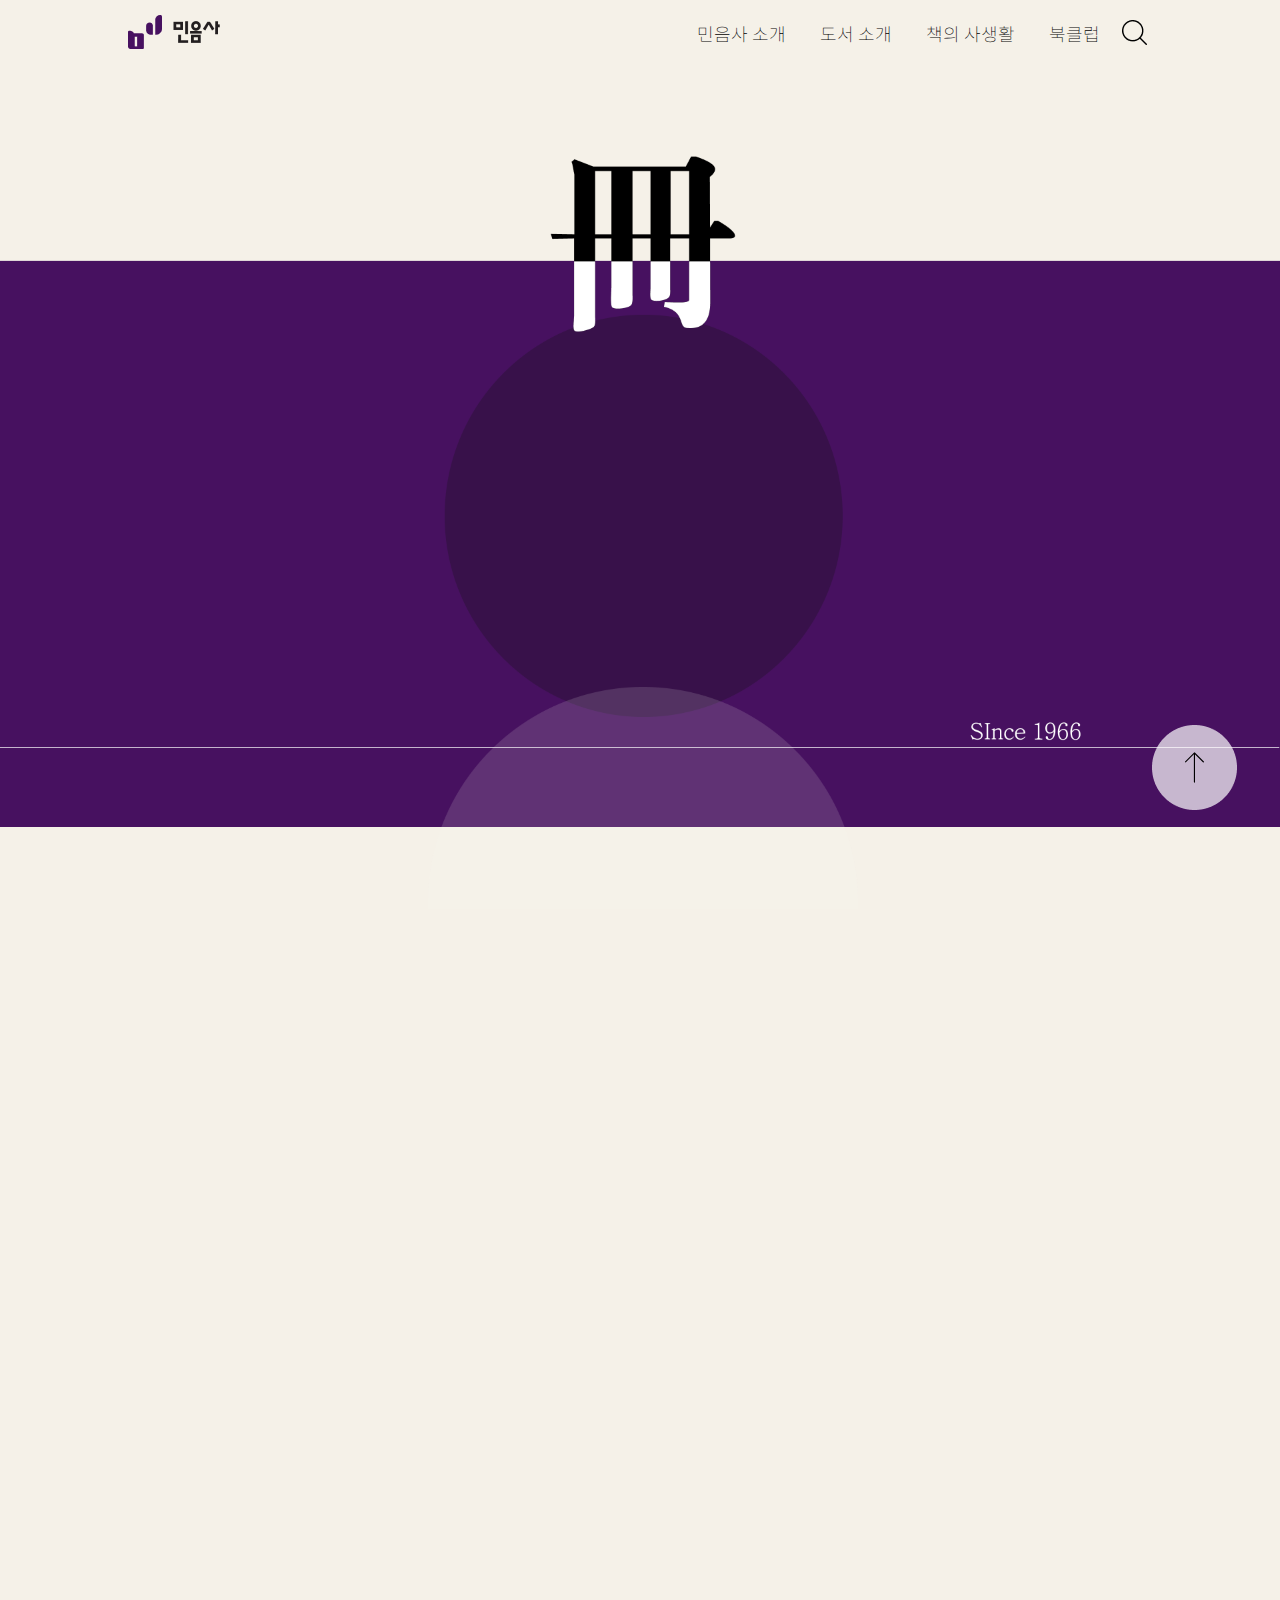
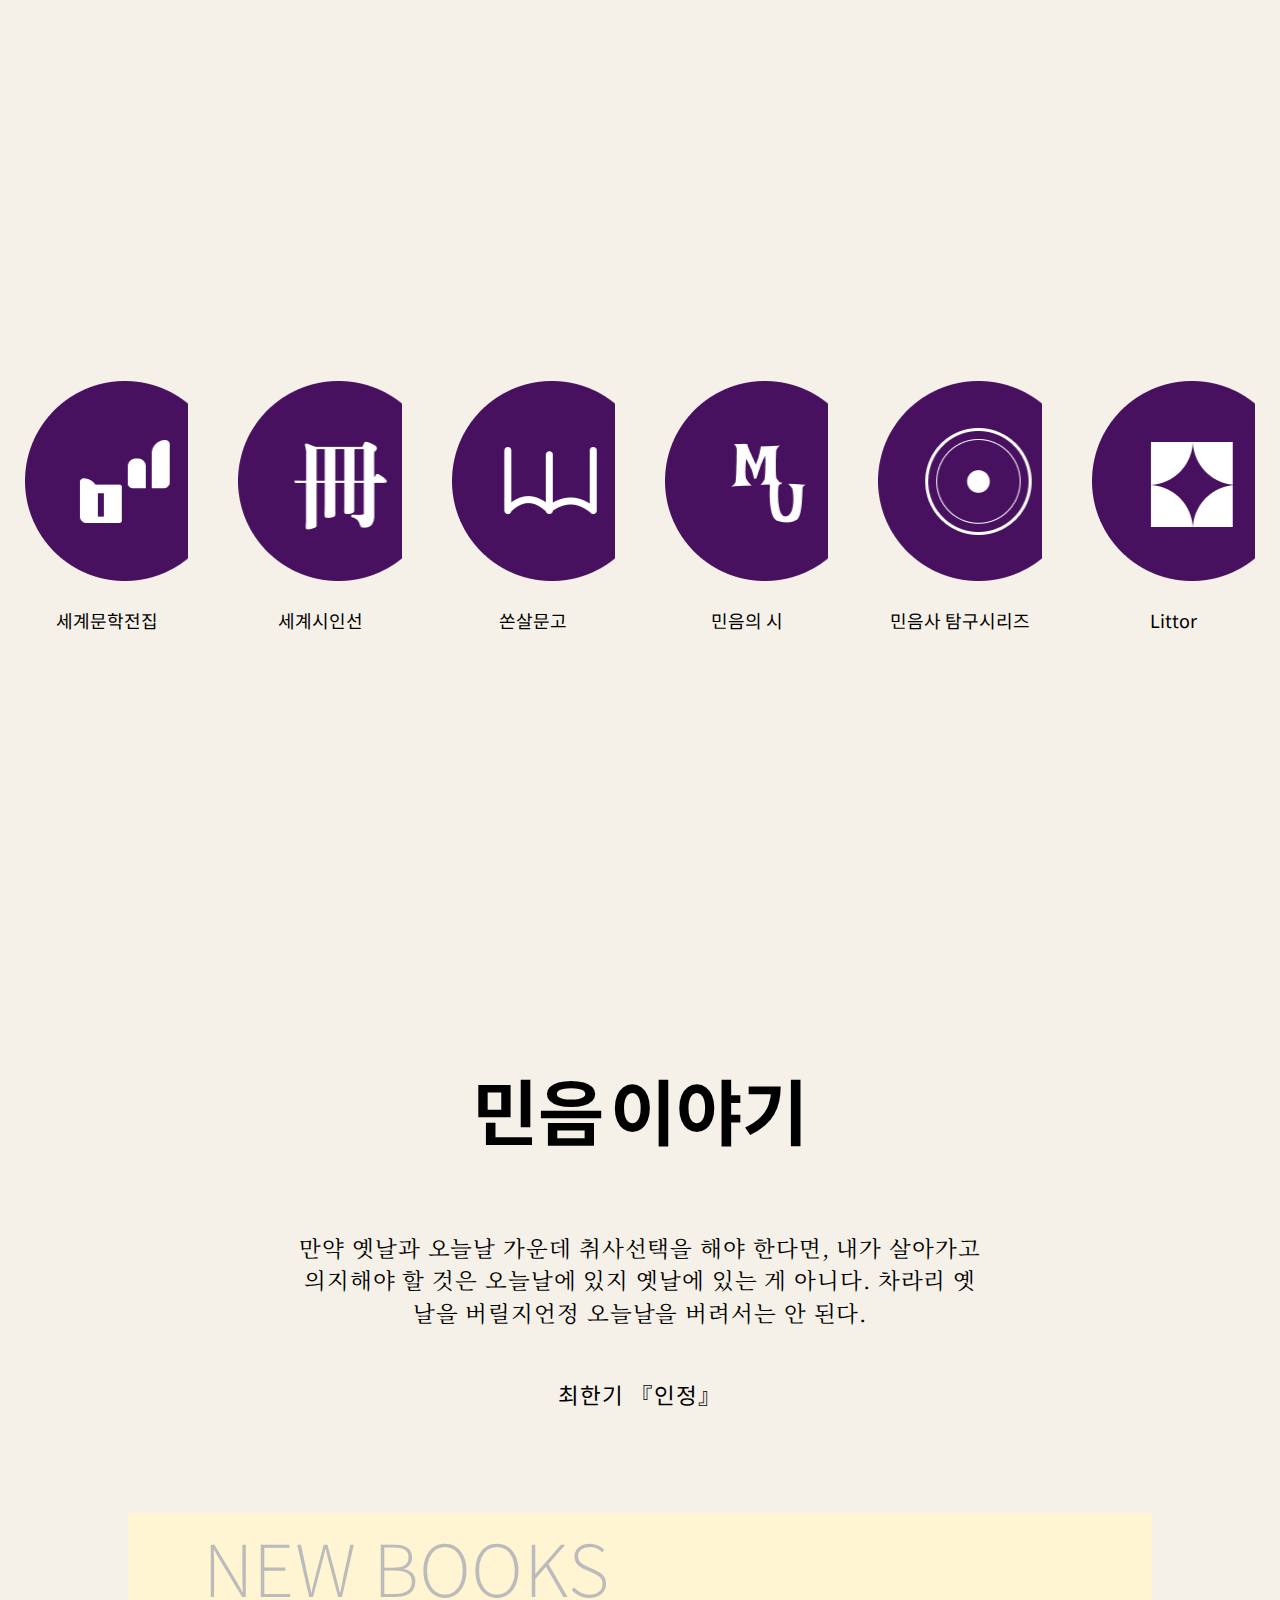
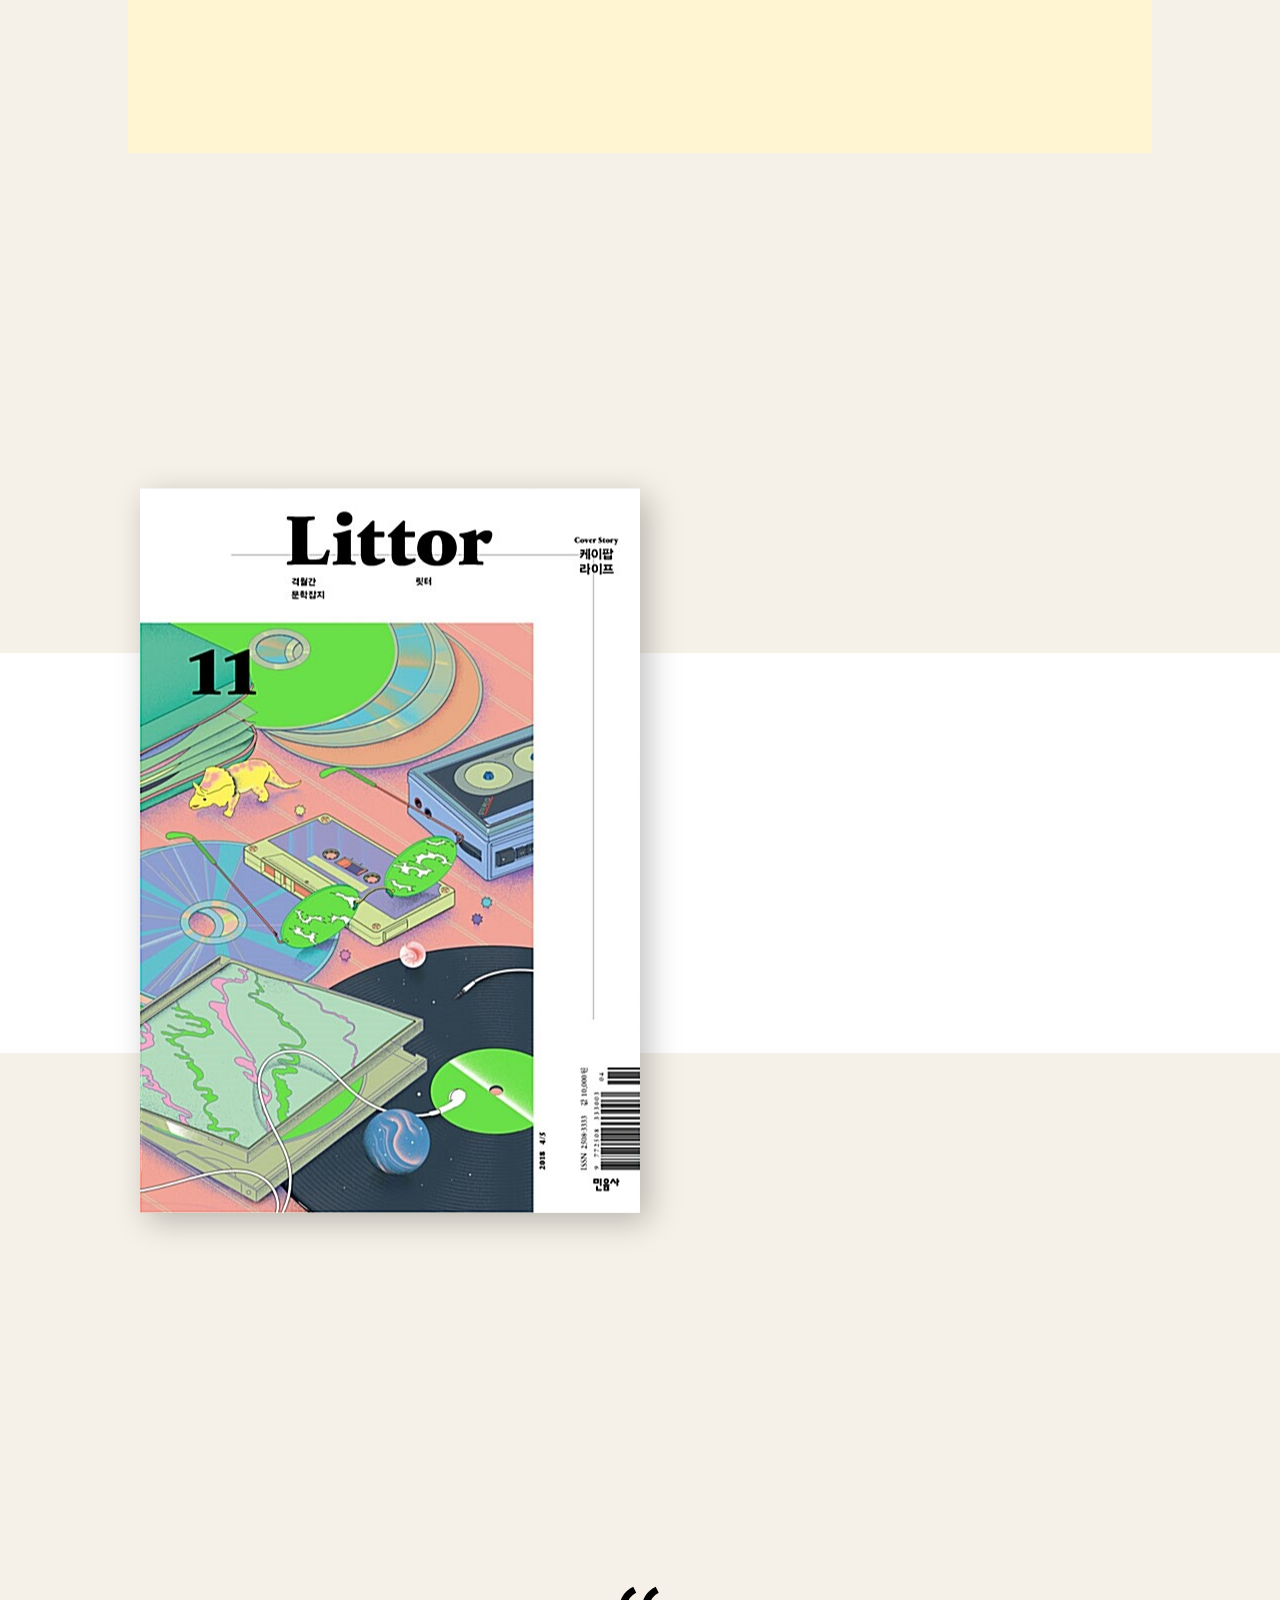
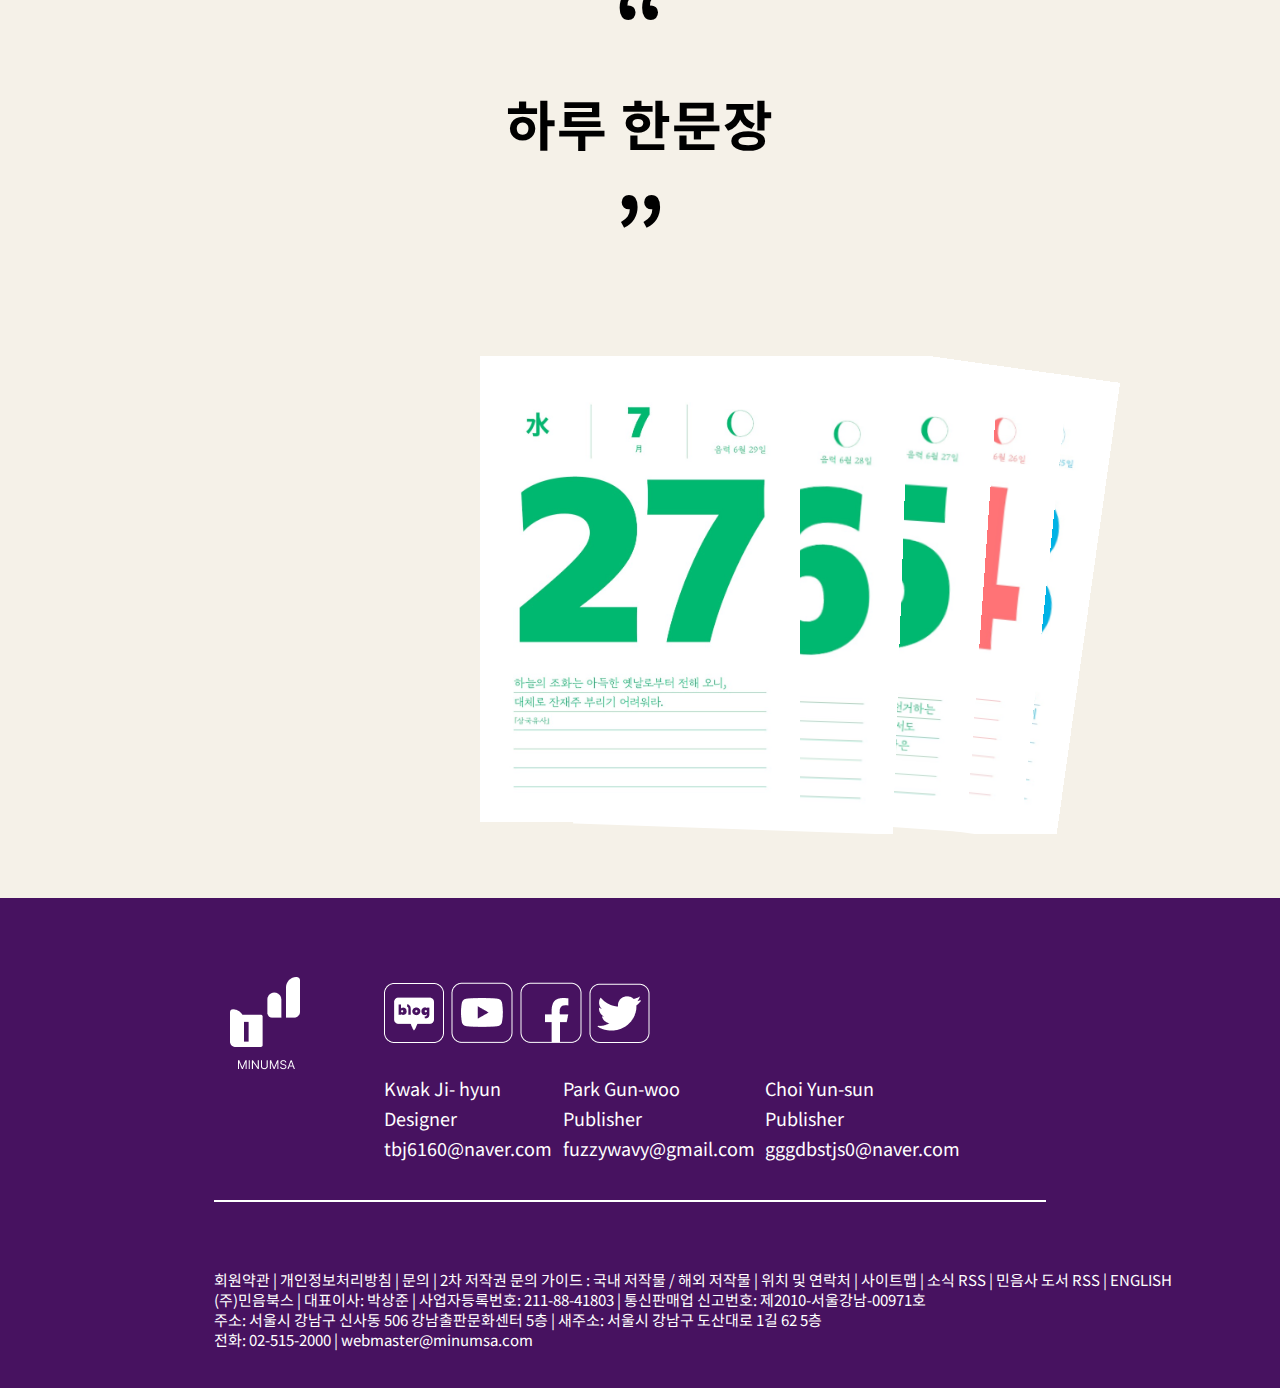
<file: index.html>
<!DOCTYPE html>
<html lang="en">

<head>
    <meta charset="UTF-8">
    <meta http-equiv="X-UA-Compatible" content="IE=edge">
    <meta name="viewport" content="width=device-width, initial-scale=1.0">
    <title>민음사</title>
    <link href="css/common.css" rel="stylesheet">
    <link href="css/index.css" rel="stylesheet">
    <script src="https://ajax.googleapis.com/ajax/libs/jquery/3.4.1/jquery.min.js"></script>
    <script src="https://cdn.jsdelivr.net/npm/swiper/swiper-bundle.min.js"></script>
    <script src="js/jquery.min.1.7.js"></script>
    <script src="js/modernizr.2.5.3.min.js"></script>
    <!-- <link href="css/basic.css" rel="stylesheet"> -->
    <!-- <script src="js/turn.js"></script> -->
    <script defer type="text/javascript" src="js/common.js"></script>
    <script defer src="js/index.js"></script>
    
    <!-- turn.js / 베스트셀러 -->
    
    <!-- swiper / 신간 -->
    <!-- effective card / 한문장-->
    <link rel="stylesheet" href="https://cdn.jsdelivr.net/npm/swiper/swiper-bundle.min.css"/>


</head>
<header></header>
<div class="search">
    <div></div>
    <form></form>
</div>
<body>
    <div class="visual_idx">
        <img src="img/visual_index.png">
        <div class="visual_txt">
            <p><b>안녕하세요! MINUM <span>出版社 입니다.</span></b></p><br>
            <p><b><span>About Book !</span></b></p>
        </div>
    </div>

    <div class="best_wrap">
        <!-- <h2>베스트 셀러</h2> -->
        <div class="flipbook">
            <!-- <div class="pageL">
                <p style= "background: linear-gradient(rgba(0, 0, 0, 0.3), rgba(0, 0, 0, 0.3)), url('img/best/best_0${i}.jpg') 50% 50% no-repeat; background-size:cover;"></p>
                <img src="img/best/best_0${i}.jpg">
            </div>
            <div class="pageR">
                <div class="info">
                    <div>
                        <h3>${v.title}</h3>
                        <b>${v.author}</b>
                        <p>
                            가격: ${v.priceStandard} 원<br>
                            출간일: ${v.pubDate}<br>
                            ISBN: ${v.isbn13}
                        </p>
                        <p>${v.description}</p>
                        <p>
                            <span>출판사 | 민음사</span><span>p.${i+1}</span>
                        </p>
                    </div>
                </div>
            </div> -->
        </div>
    </div>

    <div class="icon_btn">
        <a href="books.html"><span>세계문학전집</span></a>
        <a href="books.html"><span>세계시인선</span></a>
        <a href="books.html"><span>쏜살문고</span></a>
        <a href="books.html"><span>민음의 시</span></a>
        <a href="books.html"><span>민음사 탐구시리즈</span></a>
        <a href="books.html"><span>Littor</span></a>
    </div>

    <div class="story">
        <h2>
            <span></span>
            <em>민</em><em>음</em> <em>이</em><em>야</em><em>기</em>
        </h2>
        <p>만약 옛날과 오늘날 가운데 취사선택을 해야 한다면, 내가 살아가고 의지해야 할 것은 오늘날에 있지 옛날에 있는 게 아니다. 차라리 옛날을 버릴지언정 오늘날을 버려서는 안 된다.</p>
        <span>최한기 『인정』</span>
    </div>

    <div class="swiper new">
        <h2>NEW BOOKS</h2>
        <div class="swiper-wrapper slick_new">
            <!-- <div class="new_item">
                <img src="img/sample_books.jpg">
            </div> -->
        </div>
    </div>
    <div class="pup">
        <div class="pup_wrap">
            <div class="pup_left">
                <figure>
                    <img src="img/ssh/ssh_00.jpg" alt="">
                    <figcaption>
                        <h2></h2>
                        <p></p>
                    </figcaption>
                </figure>
            </div>
            <div class="pup_right">
                <!-- <div class="pup_info">
                    <p>
                        categoryName<br>
                        pubDate<br>
                        isbn13<br>
                        <br>
                        priceStandard
                    </p>
                    <p>
                        description
                    </p>
                    <p>publisher | aaa</p>
                </div> -->
            </div>
            <div class="btn">
                <button class="btn_x">x</button>
                <button class="btn_prev">prev</button>
                <button class="btn_next">next</button>
            </div>
        </div>
    </div>

    <div class="littor_wrap">
        <div class="thumb"><img src="img/k772532832_1 1.png"></div>
        <div class="title">
            <h2>Littor</h2>
            <p>
                쓰는 존재, 읽는 생활 격월간<br>
                문학잡지 릿터
            </p>
            <b>MINUMSA</b>
        </div>
    </div>

    <div class="swiper quote">
        <h2>
            <span>“</span><br>
            하루 한문장<br>
            <span>”</span>
        </h2>
        <div class="swiper-wrapper card">
            <!-- <div class="card_item"><img src="img/quote/q_jul27.jpg"></div> -->
        </div>
    </div>
    <div class="top"></div>
    <footer></footer>
</body>

</html>
</file>
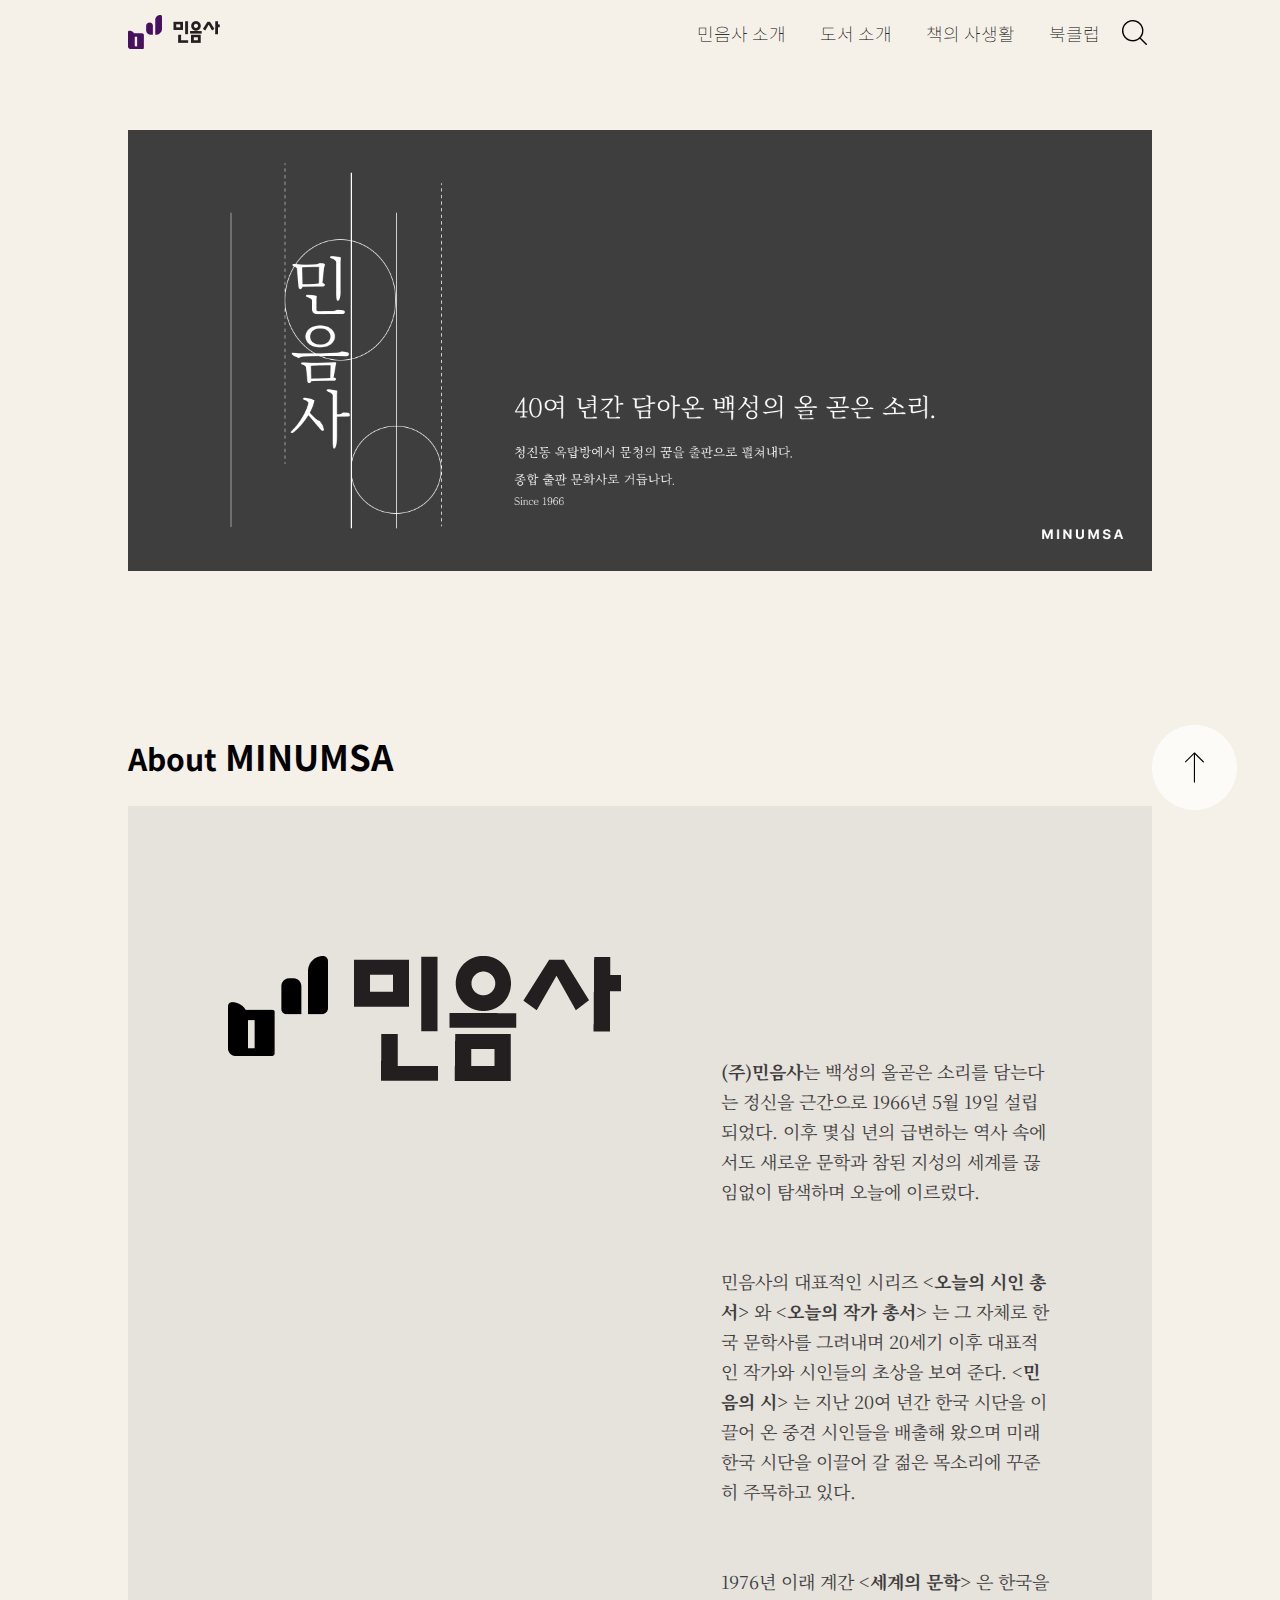
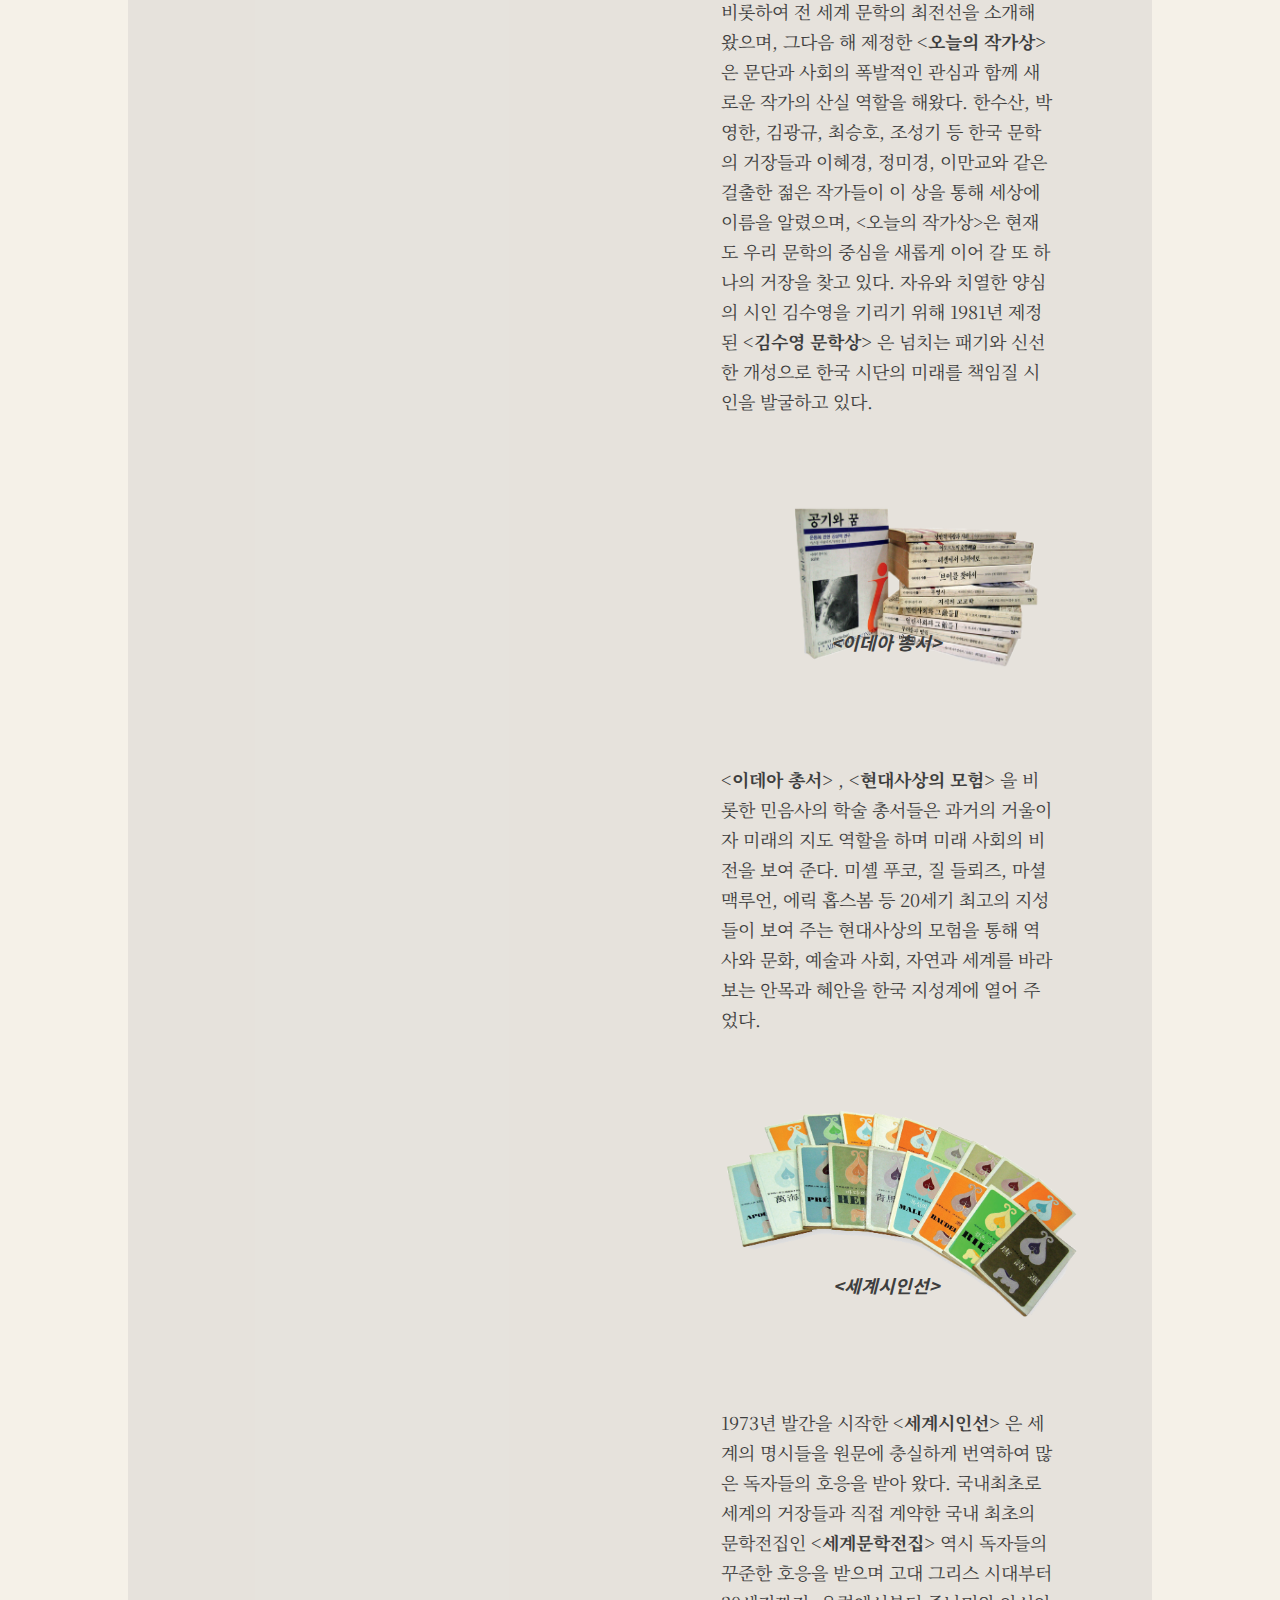
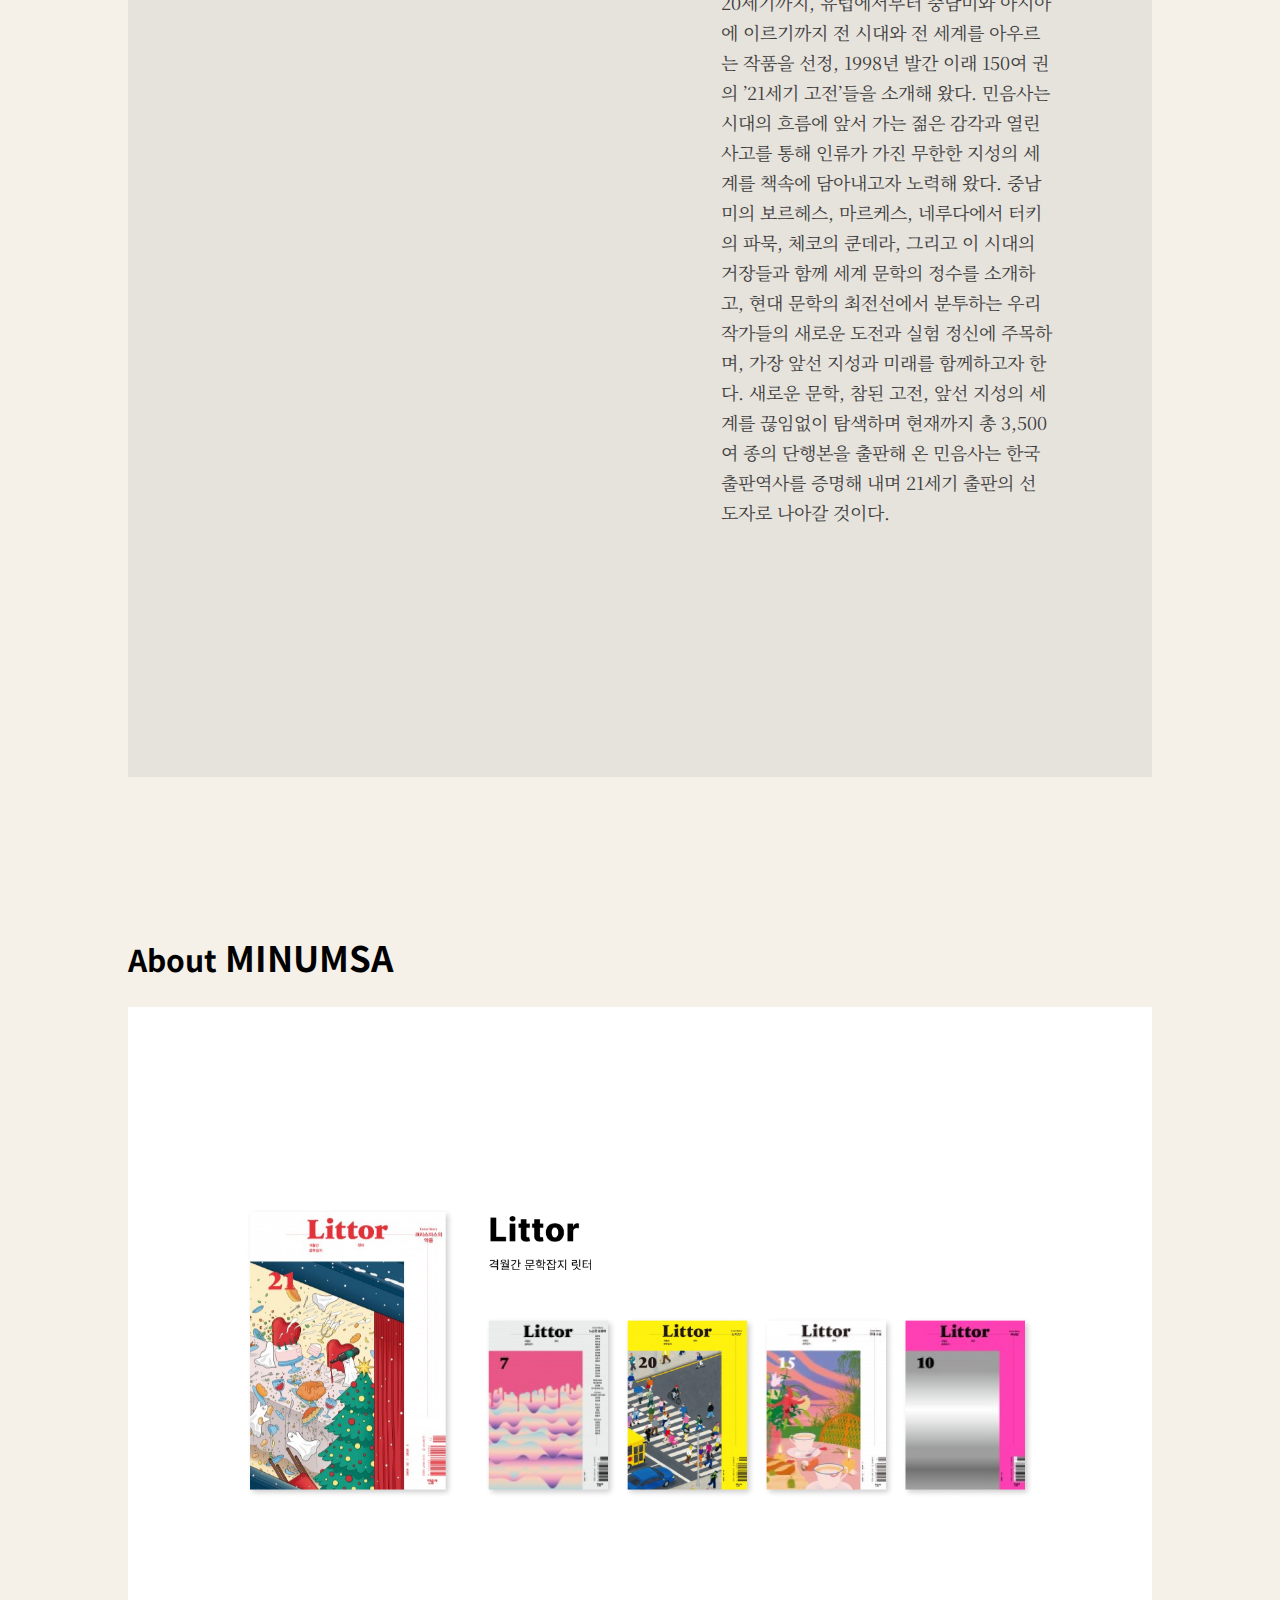
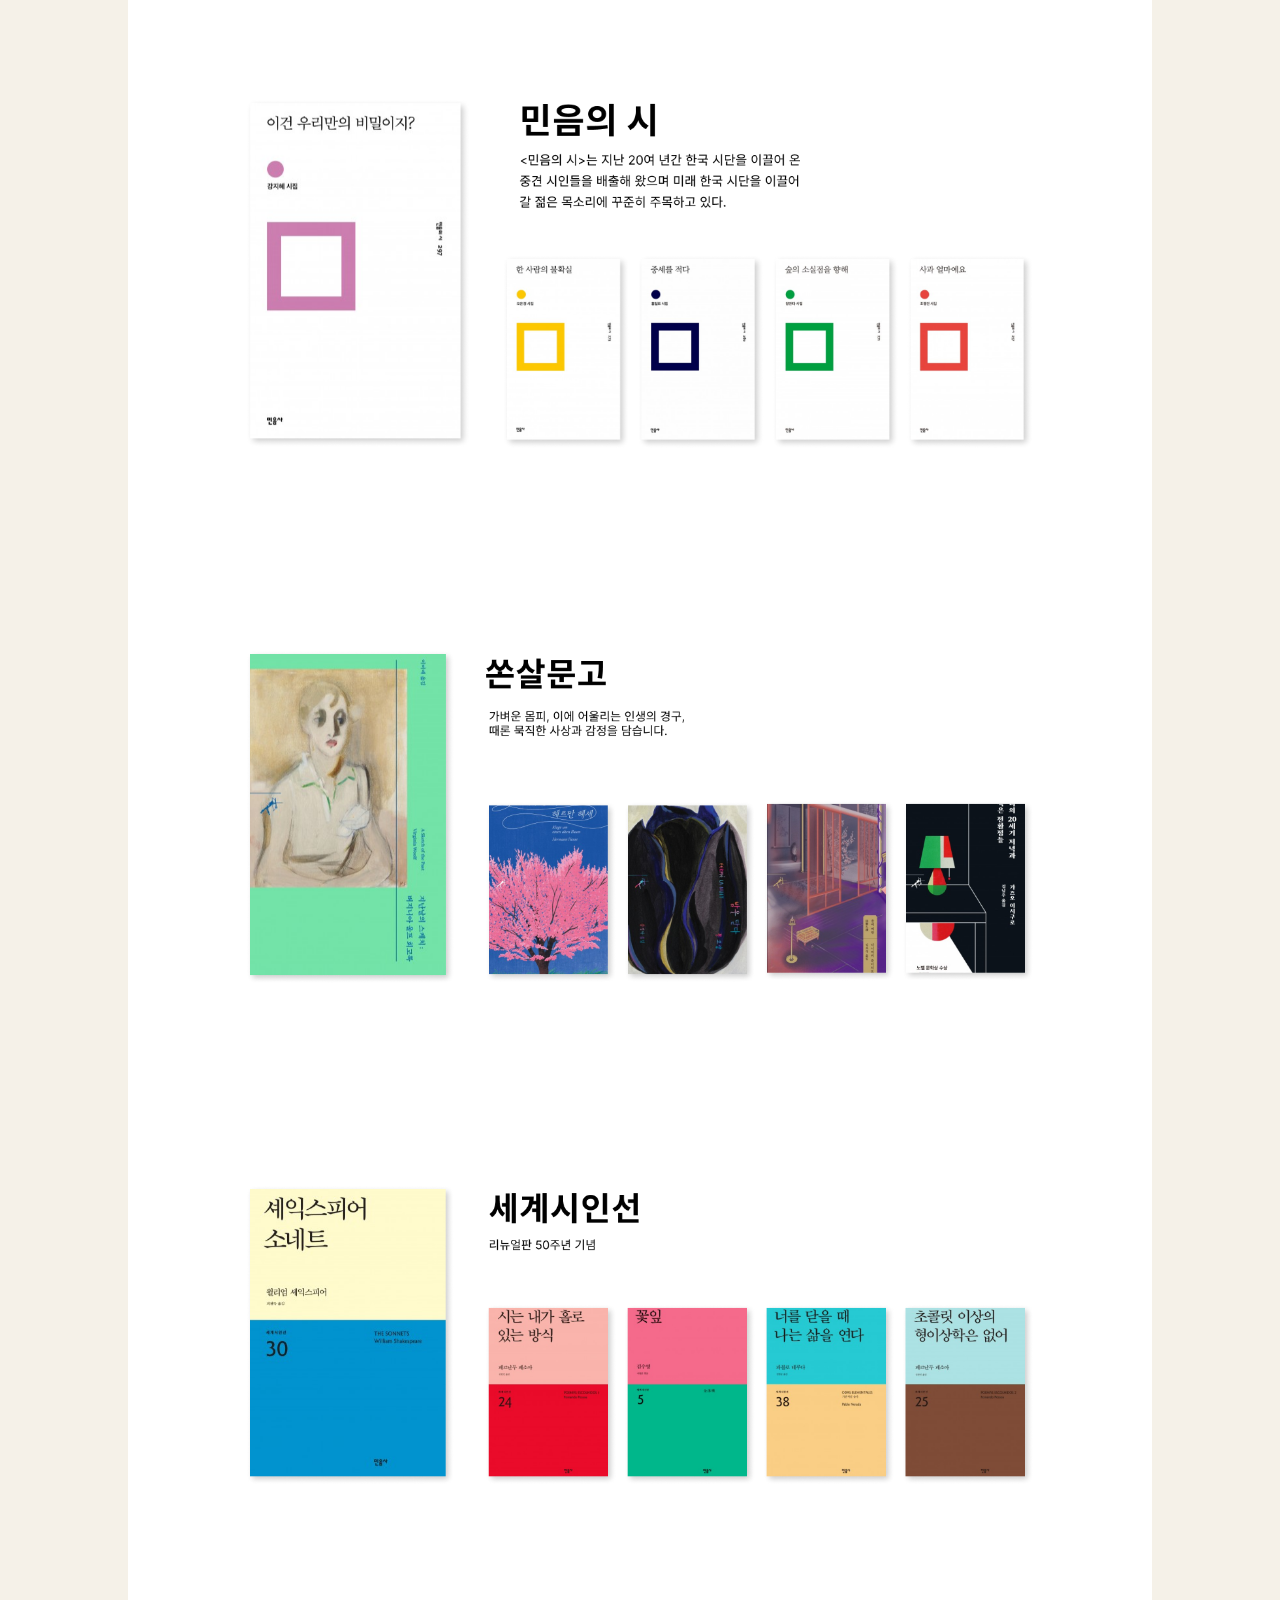
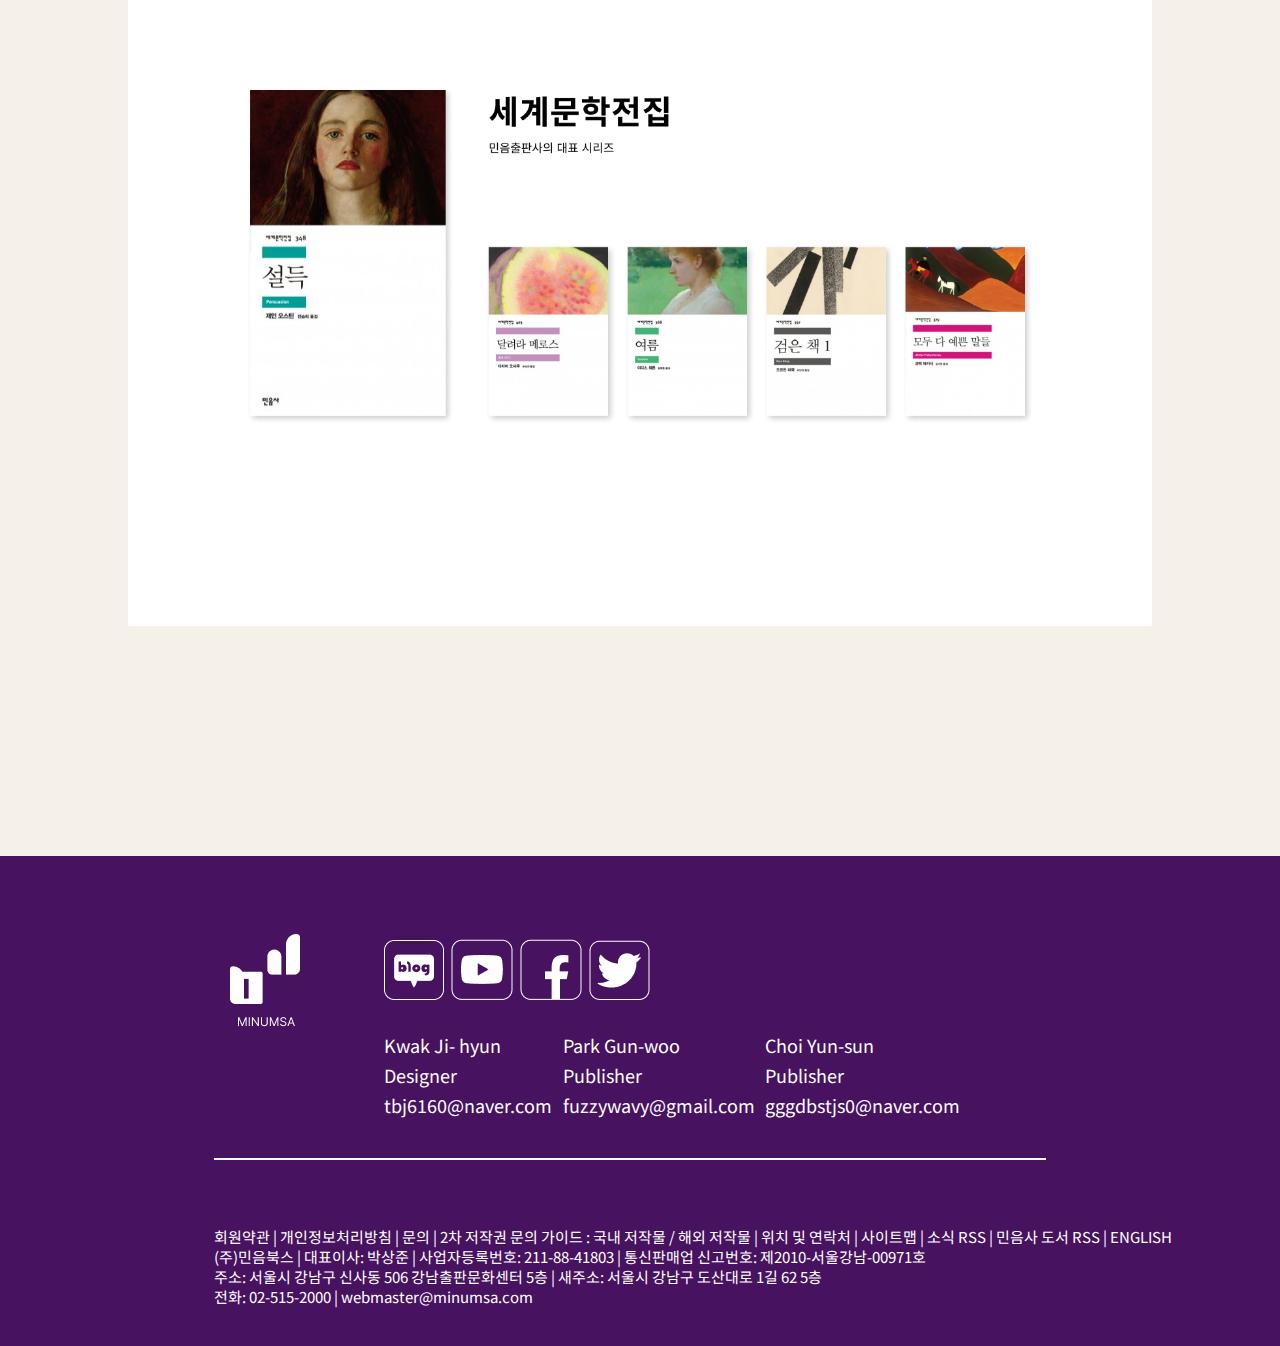
<file: about.html>
<!DOCTYPE html>
<html lang="en">

<head>
    <meta charset="UTF-8">
    <meta http-equiv="X-UA-Compatible" content="IE=edge">
    <meta name="viewport" content="width=device-width, initial-scale=1.0">
    <title>소개 | 민음사</title>
    <link href="css/common.css" rel="stylesheet">
    <link href="css/about.css" rel="stylesheet">
    <script src="https://ajax.googleapis.com/ajax/libs/jquery/3.6.0/jquery.min.js"></script>
    <script defer type="text/javascript" src="js/common.js"></script>
    <script defer type="text/javascript" src="js/about.js"></script>
</head>

<body>
    <header></header>
    <div class="search">
        <div></div>
        <form></form>
    </div>
    
    <div class="visual"><img src="img/visual_about.png"></div>
    <div class="about_wrap">
        <h2><span>About</span> MINUMSA<p></p></h2>
        <div class="about">
            <figure class="about_logo"><img src="img/about_logo.png"></figure>
            <div class="about_cont">
                <p>
                    <b>(주)민음사</b>는 백성의 올곧은 소리를 담는다는 정신을 근간으로 1966년 5월 19일 설립되었다. 이후 몇십 년의 급변하는 역사 속에서도 새로운 문학과 참된 지성의
                    세계를 끊임없이 탐색하며 오늘에 이르렀다.
                    <br>
                    <br>
                    <br>
                    민음사의 대표적인 시리즈 <b>
                        <오늘의 시인 총서>
                    </b>와 <b>
                        <오늘의 작가 총서>
                    </b>는 그 자체로 한국 문학사를 그려내며 20세기 이후 대표적인 작가와 시인들의 초상을 보여 준다. <b>
                        <민음의 시>
                    </b>는 지난 20여 년간 한국 시단을 이끌어 온 중견 시인들을 배출해 왔으며 미래 한국 시단을 이끌어 갈 젊은 목소리에 꾸준히 주목하고 있다.
                    <br>
                    <br>
                    <br>
                    1976년 이래 계간 <b>
                        <세계의 문학>
                    </b>은 한국을 비롯하여 전 세계 문학의 최전선을 소개해 왔으며, 그다음 해 제정한 <b>
                        <오늘의 작가상>
                    </b>은 문단과 사회의 폭발적인 관심과 함께 새로운 작가의 산실 역할을 해왔다. 한수산, 박영한, 김광규, 최승호, 조성기 등 한국 문학의 거장들과 이혜경, 정미경, 이만교와
                    같은 걸출한 젊은 작가들이 이 상을 통해 세상에 이름을 알렸으며, <오늘의 작가상>은 현재도 우리 문학의 중심을 새롭게 이어 갈 또 하나의 거장을 찾고 있다. 자유와 치열한 양심의
                        시인 김수영을 기리기 위해 1981년 제정된 <b>
                            <김수영 문학상>
                        </b>은 넘치는 패기와 신선한 개성으로 한국 시단의 미래를 책임질 시인을 발굴하고 있다.
                </p>
                <figure>
                    <img src="img/about_01.png">
                    <figcaption>
                        <이데아 총서>
                    </figcaption>
                </figure>
                <p>
                    <b>
                        <이데아 총서>
                    </b>, <b>
                        <현대사상의 모험>
                    </b>을 비롯한 민음사의 학술 총서들은 과거의 거울이자 미래의 지도 역할을 하며 미래 사회의 비전을 보여 준다. 미셸 푸코, 질 들뢰즈, 마셜 맥루언, 에릭 홉스봄 등 20세기
                    최고의 지성들이 보여 주는 현대사상의 모험을 통해 역사와 문화, 예술과 사회, 자연과 세계를 바라보는 안목과 혜안을 한국 지성계에 열어 주었다.
                </p>
                <figure>
                    <img src="img/about_02.png">
                    <figcaption>
                        <세계시인선>
                    </figcaption>
                </figure>
                <p>
                    1973년 발간을 시작한 <b>
                        <세계시인선>
                    </b>은 세계의 명시들을 원문에 충실하게 번역하여 많은 독자들의 호응을 받아 왔다. 국내최초로 세계의 거장들과 직접 계약한 국내 최초의 문학전집인 <b>
                        <세계문학전집>
                    </b> 역시 독자들의 꾸준한 호응을 받으며 고대 그리스 시대부터 20세기까지, 유럽에서부터 중남미와 아시아에 이르기까지 전 시대와 전 세계를 아우르는 작품을 선정, 1998년
                    발간 이래 150여 권의 ’21세기 고전’들을 소개해 왔다.

                    민음사는 시대의 흐름에 앞서 가는 젊은 감각과 열린 사고를 통해 인류가 가진 무한한 지성의 세계를 책속에 담아내고자 노력해 왔다. 중남미의 보르헤스, 마르케스, 네루다에서 터키의
                    파묵, 체코의 쿤데라, 그리고 이 시대의 거장들과 함께 세계 문학의 정수를 소개하고, 현대 문학의 최전선에서 분투하는 우리 작가들의 새로운 도전과 실험 정신에 주목하며, 가장 앞선
                    지성과 미래를 함께하고자 한다. 새로운 문학, 참된 고전, 앞선 지성의 세계를 끊임없이 탐색하며 현재까지 총 3,500여 종의 단행본을 출판해 온 민음사는 한국 출판역사를 증명해
                    내며 21세기 출판의 선도자로 나아갈 것이다.
                </p>
            </div>
        </div>
    </div>
    <div class="series_wrap">
        <h2><span>About</span> MINUMSA<p></p></h2>
        <div class="series">
            <div class="series_01"><img><a href="books.html">Littor</a></div>
            <div class="series_02"><img><a href="books.html">민음의 시</a></div>
            <div class="series_03"><img><a href="books.html">쏜살문고</a></div>
            <div class="series_04"><img><a href="books.html">세계시인선</a></div>
            <div class="series_05"><img><a href="books.html">세계문학전집</a></div>
        </div>
    </div>
    <div class="top"><div></div></div>
    <footer></footer>
</body>

</html>
</file>
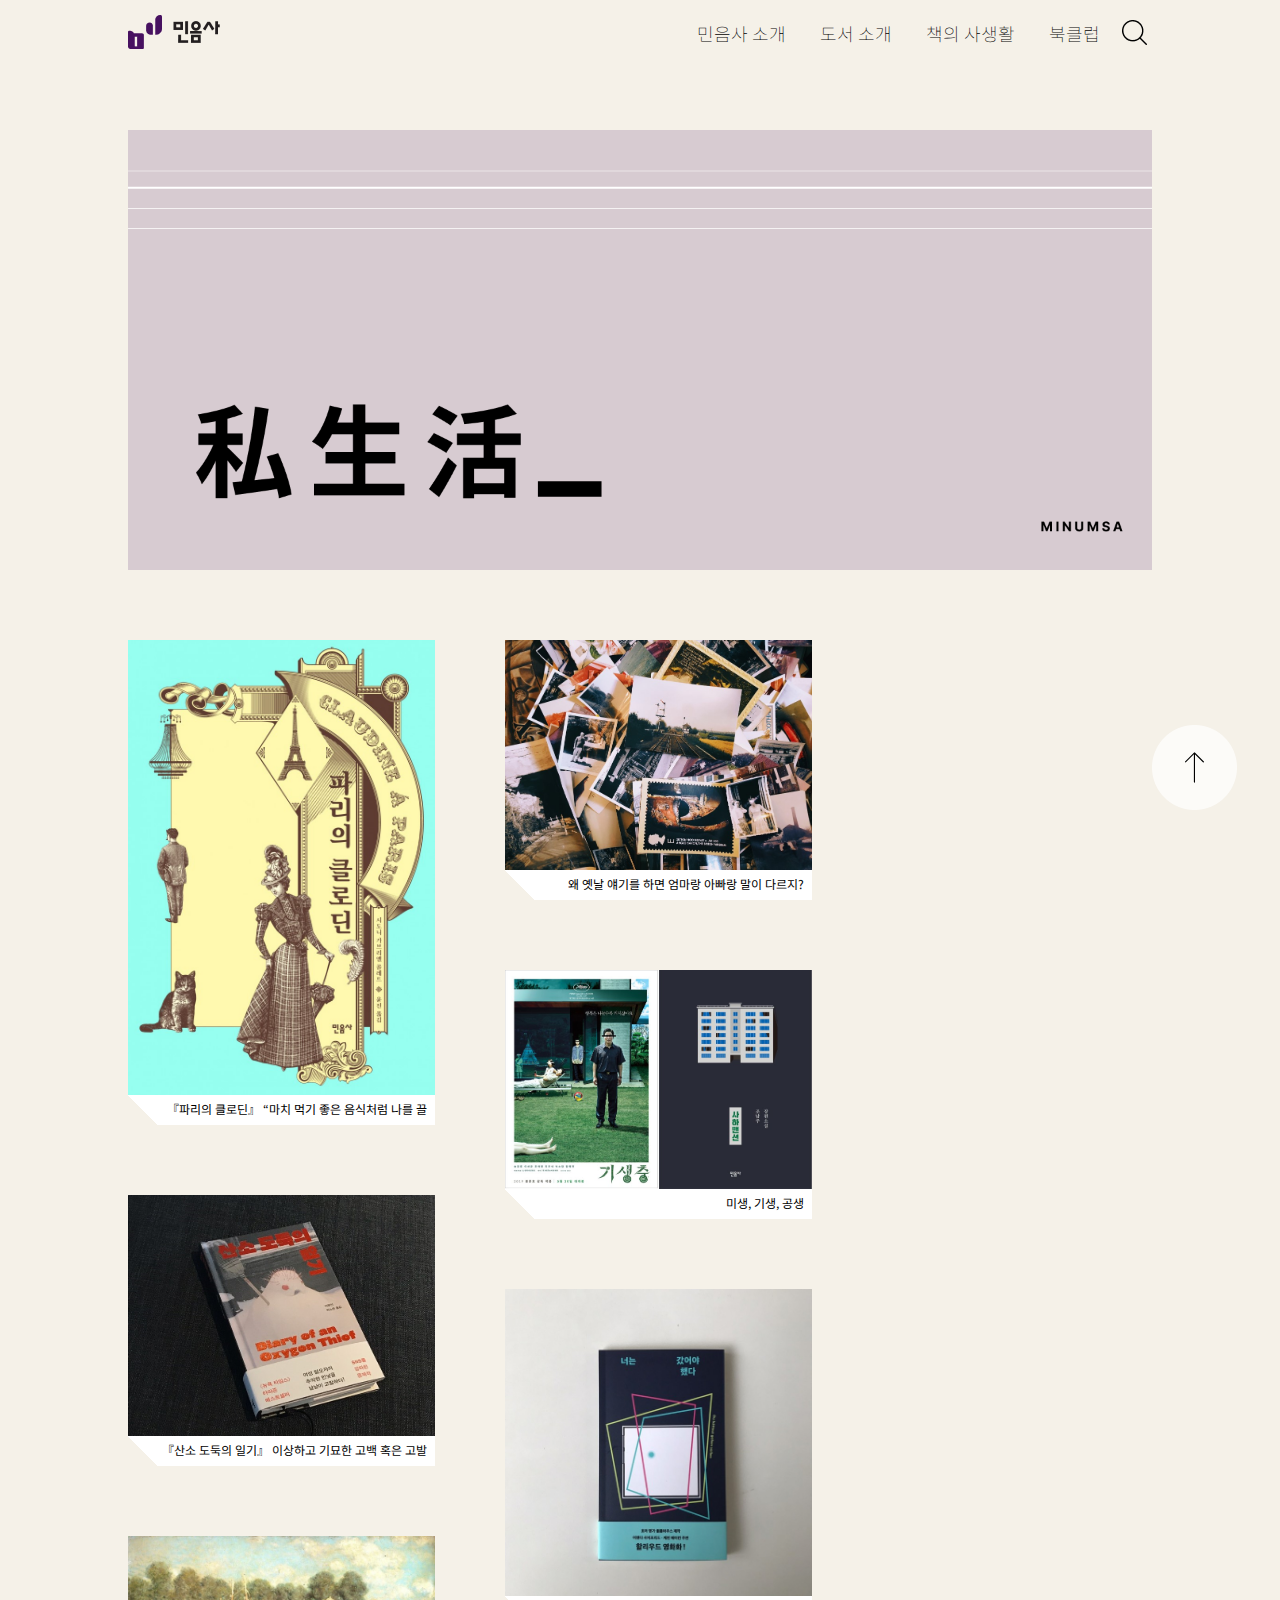
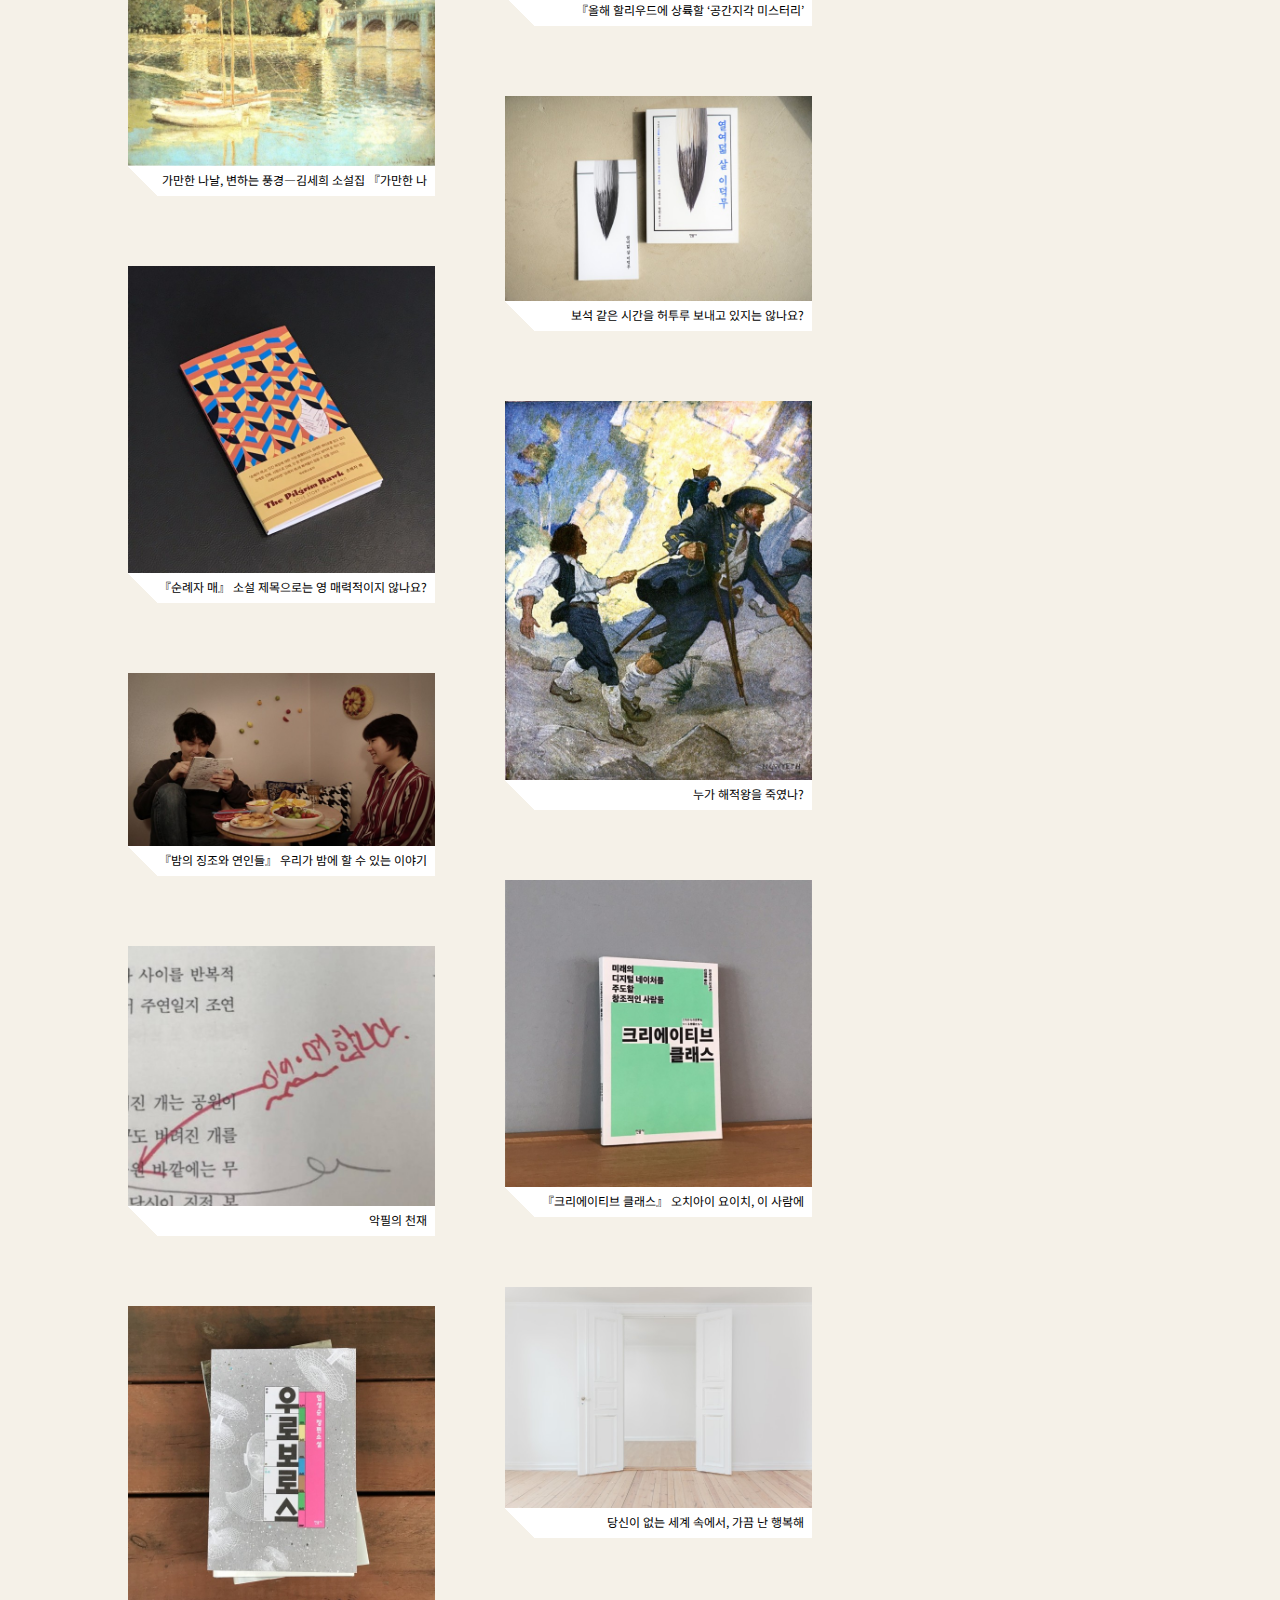
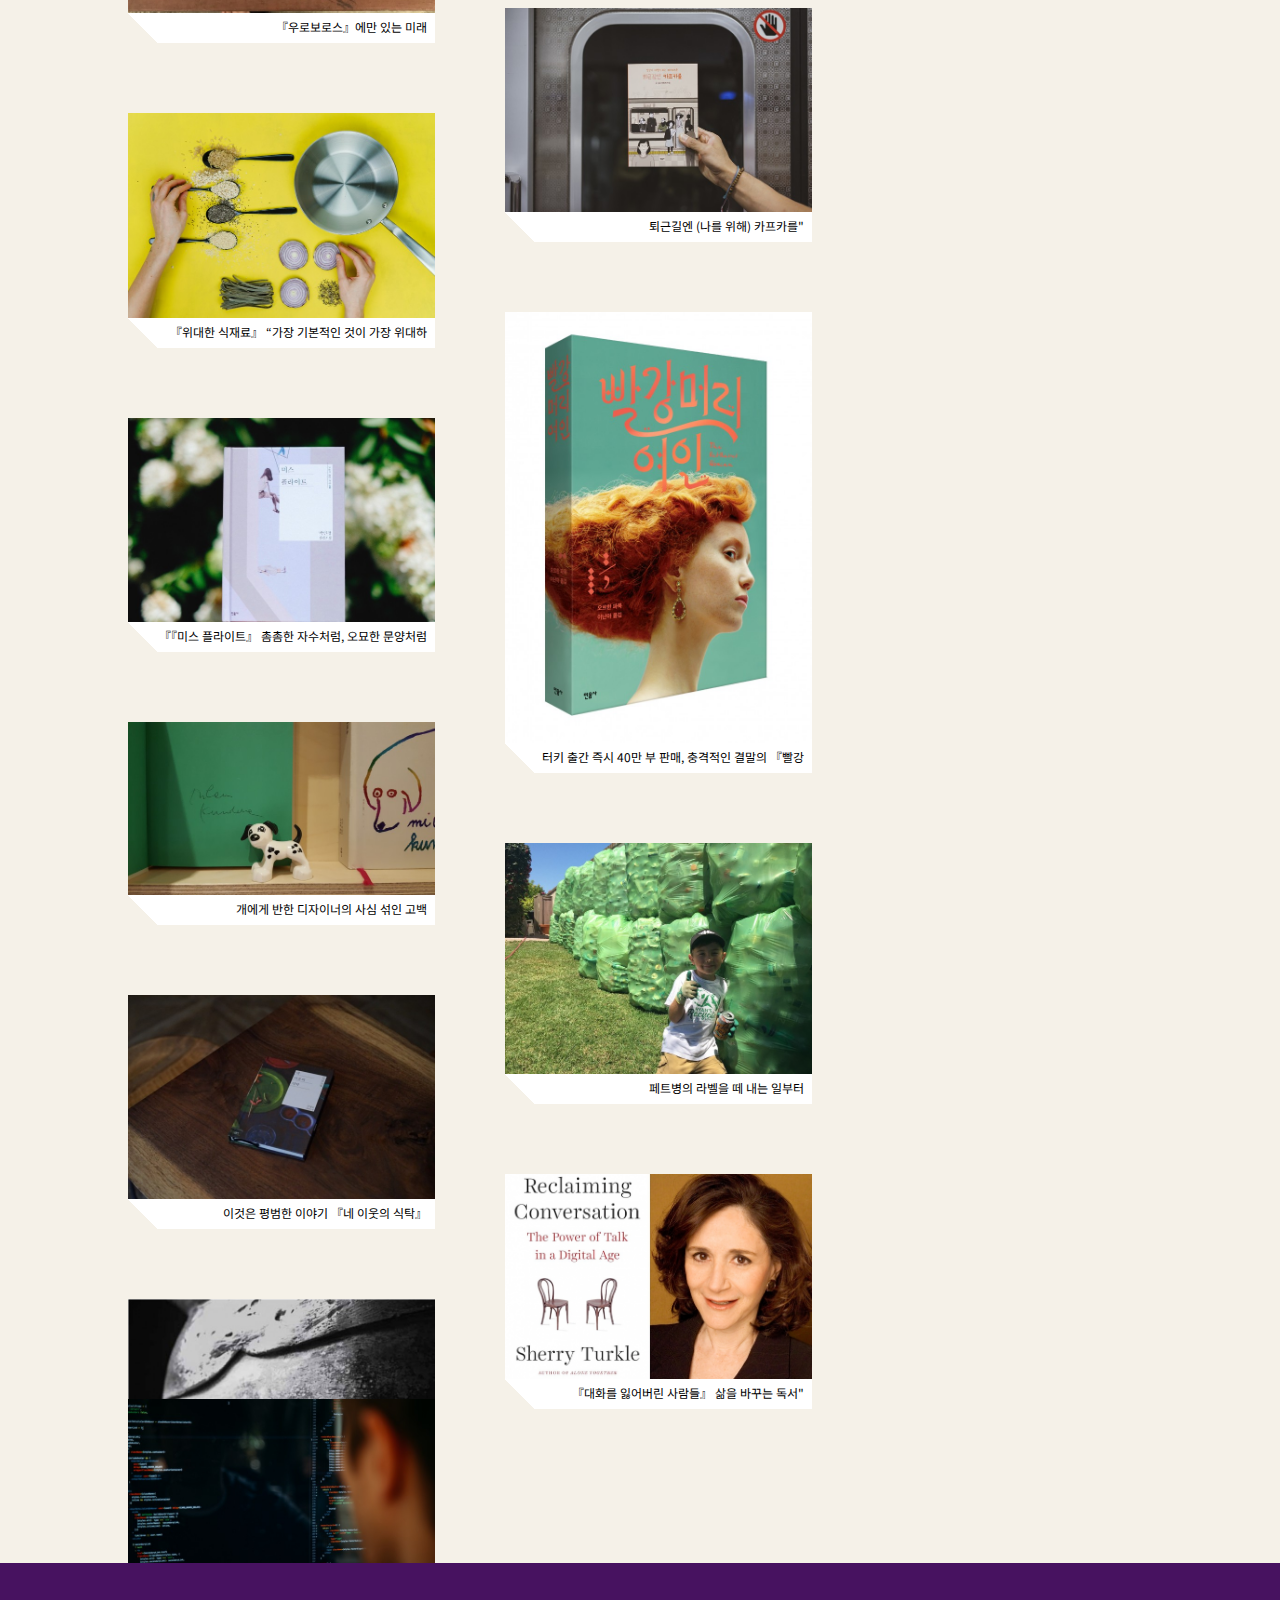
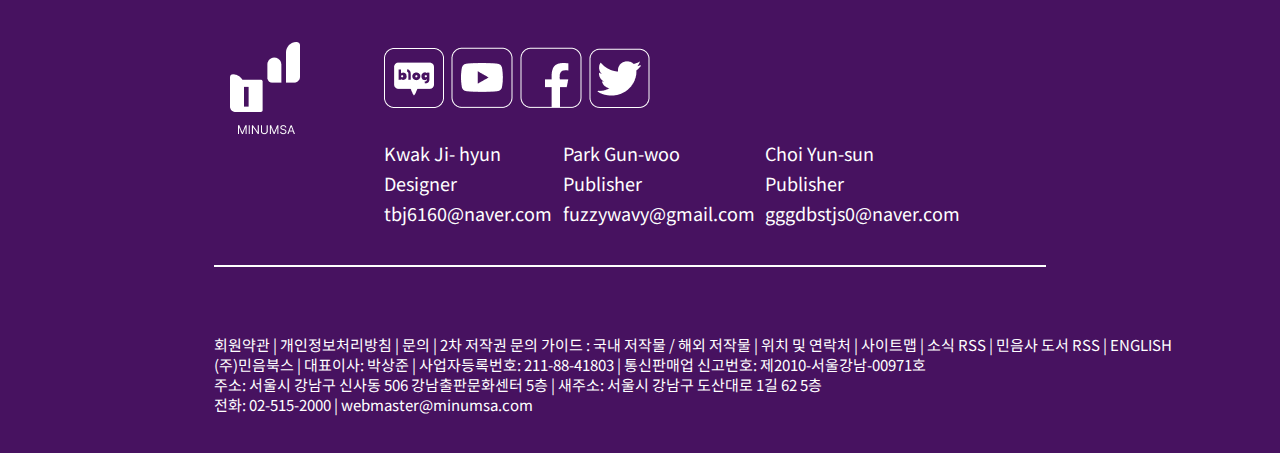
<file: essay.html>
<!DOCTYPE html>
<html lang="en">

<head>
    <meta charset="UTF-8">
    <meta http-equiv="X-UA-Compatible" content="IE=edge">
    <meta name="viewport" content="width=device-width, initial-scale=1.0">
    <title>책의 사생활 | 민음사</title>
    <link href="css/common.css" rel="stylesheet">
    <link href="css/essay.css" rel="stylesheet">
    <script src="https://ajax.googleapis.com/ajax/libs/jquery/3.6.0/jquery.min.js"></script>
    <script defer type="text/javascript" src="js/common.js"></script>
    <script type="text/javascript" src="js/essay.js"></script>
    <script defer type="text/javascript" src="js/masonry.pkgd.min.js"></script>

    
</head>
<header></header>
<div class="search">
    <div></div>
    <form></form>
</div>
<body>
    <div class="visual">
        <img src="img/visual_essay.png">
    </div>
    <div class="grid">
    </div>
    <div class="pup">
        <div class="pup_wrap">
            <div class="pup_left">
                <div class="pupL_cont">
                        <h2>title</h2>
                        <span>date</span>
                    <figure><img src="img/ssh/ssh_00.jpg" alt=""></figure>
                    <p>writer</p>
                </div>
            </div>
            <div class="pup_right">
                <div class="pupR_cont">
                </div>
            </div>
            <div class="btn">
                <button class="btn_x">x</button>
                <button class="btn_prev">prev</button>
                <button class="btn_next">next</button>
            </div>
        </div>
    </div>
    <div class="top"></div>
    <footer></footer>
</body>
</html>
</file>
<file: css/common.css>
html,
body {
  margin: 0;
  font-size: 18px;
  background-color: #F5F1E8;
}

ul, li {
  list-style: none;
  margin: 0;
  padding: 0;
}

a {
  text-decoration: none;
  color: black;
}

p, figure {
  margin: 0;
  padding: 0;
}

h1, h2, h3 {
  margin: 0;
}

* {
  box-sizing: border-box;
}

header {
  margin: 0 auto;
  padding: 0;
  width: 100%;
  height: 65px;
  position: fixed;
  display: flex;
  justify-content: space-between;
  position: relative;
}
header div {
  width: 80%;
}
header div .logo {
  position: absolute;
  left: 10%;
  top: 23%;
}
header div .menu {
  display: flex;
  justify-content: space-between;
  font-weight: lighter;
  position: absolute;
  right: 10%;
  top: 23%;
}
header div .menu li {
  text-align: center;
  padding: 5px;
  font-size: 18px;
}
header div .menu li span {
  padding: 12px;
}
header div .menu li:hover span {
  border: 1px solid #fff;
  background-color: #fff;
  border-radius: 30px;
}
header div .menu li:nth-child(6) {
  margin-left: 20px;
}

.search {
  width: 80.7%;
  height: 45%;
  border: none;
  background-color: #fff;
  position: absolute;
  left: 10.1%;
  top: 7%;
  z-index: 999;
  display: none;
}
.search:active {
  display: block;
}
.search .close {
  position: relative;
  width: 3%;
  height: 3%;
  float: right;
  margin-right: 2%;
  margin-top: 2%;
}
.search .close .line-box {
  position: absolute;
  top: 50%;
  left: 50%;
  transform: translate(-50%, -50%);
  width: 100%;
  height: 100%;
}
.search .close .line-box span {
  position: absolute;
  top: 50%;
  width: 100%;
  height: 2px;
  background-color: #000;
}
.search .close .line-box .line-01 {
  transform: rotate(135deg) translateX(0%);
}
.search .close .line-box .line-02 {
  transform: rotate(45deg) translateX(0%);
}
.search form {
  margin: 0;
  padding: 0;
  display: flex;
  align-items: center;
  justify-items: auto;
  position: absolute;
  top: 23%;
  left: 15%;
  border: none;
  border-bottom: 2px black solid;
  width: 70%;
  height: 22%;
}
.search .search_bar {
  z-index: 1;
  opacity: 1;
}
.search .search_bar input {
  margin: 0;
  padding: 0;
  background-color: transparent;
  margin-left: 10%;
  z-index: -1;
  border: none;
  font-size: 30px;
  font-weight: bold;
}
.search .search_bar input::-moz-placeholder {
  color: rgba(168, 168, 168, 0.34);
  font-size: 30px;
}
.search .search_bar input:-ms-input-placeholder {
  color: rgba(168, 168, 168, 0.34);
  font-size: 30px;
}
.search .search_bar input::placeholder {
  color: rgba(168, 168, 168, 0.34);
  font-size: 30px;
}
.search .search_bar input:focus {
  outline: none;
}
.search .search_bar img {
  margin: 0;
  padding: 0;
  position: absolute;
  right: 3%;
  top: 15%;
  cursor: pointer;
  float: right;
}
.search .fast {
  position: absolute;
  left: 30%;
  top: 60%;
}
.search .fast a span {
  border: none;
  background-color: #F5F1E8;
  border-radius: 30px;
  padding: 5px 20px;
  font-size: 18px;
  font-weight: lighter;
}
.search .fast a:hover {
  color: white;
}
.search .fast a:hover span {
  background-color: #471260;
}

footer {
  width: 100%;
  height: 490px;
  background-color: #471260;
  font-size: 30px;
  color: #fff;
  position: relative;
}
footer .foot {
  width: 66.5%;
  height: 100%;
  margin: 5% auto;
}
footer .foot .minumsa {
  position: absolute;
  top: 16%;
  left: 18%;
  text-align: center;
}
footer .foot .sns {
  text-align: center;
  position: absolute;
  left: 30%;
  top: 17%;
}
footer .foot .name {
  display: flex;
  justify-content: space-between;
  width: 45%;
  position: absolute;
  bottom: 46%;
  left: 30%;
  line-height: 30px;
  font-size: 18px;
}
footer .foot span {
  width: 65%;
  border: 1px solid #fff;
  position: absolute;
  bottom: 38%;
}
footer .foot .info {
  font-size: 15px;
  position: absolute;
  bottom: 0;
  margin-bottom: 3%;
  line-height: 20px;
}

.top div {
  cursor: pointer;
  width: 85px;
  height: 85px;
  background: url("../img/top_btn.png") 0 0 no-repeat;
  position: fixed;
  right: 10%;
  bottom: 10%;
  transform: translateX(100%);
  z-index: 999;
}/*# sourceMappingURL=common.css.map */
</file>
<file: css/index.css>
@import url("https://fonts.googleapis.com/css2?family=Black+Han+Sans&family=Hahmlet:wght@600;700;800;900&family=Noto+Sans+KR:wght@300;400&family=Noto+Serif+KR:wght@200;400&display=swap");
html,
body {
  margin: 0;
  font-size: 18px;
  background-color: #F5F1E8;
}

ul, li {
  list-style: none;
  margin: 0;
  padding: 0;
}

a {
  text-decoration: none;
  color: black;
}

p, figure {
  margin: 0;
  padding: 0;
}

h1, h2, h3 {
  margin: 0;
}

* {
  box-sizing: border-box;
  font-family: "Noto Sans KR", sans-serif;
}

header {
  margin: 0 auto;
  padding: 0;
  width: 100%;
  height: 65px;
  position: fixed;
  display: flex;
  justify-content: space-between;
  position: relative;
}
header div {
  width: 80%;
}
header div .logo {
  position: absolute;
  left: 10%;
  top: 23%;
}
header div .menu {
  display: flex;
  justify-content: space-between;
  font-weight: lighter;
  position: absolute;
  right: 10%;
  top: 23%;
}
header div .menu li {
  text-align: center;
  padding: 5px;
  font-size: 18px;
}
header div .menu li span {
  padding: 12px;
}
header div .menu li:hover span {
  border: 1px solid #fff;
  background-color: #fff;
  border-radius: 30px;
}
header div .menu li:nth-child(6) {
  margin-left: 20px;
}

.search {
  width: 80.7%;
  height: 45%;
  border: none;
  background-color: #fff;
  position: absolute;
  left: 10.1%;
  top: 7%;
  display: none;
  z-index: 2;
}
.search.active {
  display: block;
}
.search .close {
  position: relative;
  width: 3%;
  height: 3%;
  float: right;
  margin-right: 2%;
  margin-top: 2%;
}
.search .close .line-box {
  position: absolute;
  top: 50%;
  left: 50%;
  transform: translate(-50%, -50%);
  width: 100%;
  height: 100%;
}
.search .close .line-box span {
  position: absolute;
  top: 50%;
  width: 100%;
  height: 2px;
  background-color: #000;
}
.search .close .line-box .line-01 {
  transform: rotate(135deg) translateX(0%);
}
.search .close .line-box .line-02 {
  transform: rotate(45deg) translateX(0%);
}
.search form {
  margin: 0;
  padding: 0;
  display: flex;
  align-items: center;
  justify-items: auto;
  position: absolute;
  top: 23%;
  left: 15%;
  border: none;
  border-bottom: 2px black solid;
  width: 70%;
  height: 22%;
}
.search .search_bar {
  z-index: 1;
  opacity: 1;
}
.search .search_bar input {
  margin: 0;
  padding: 0;
  background-color: transparent;
  margin-left: 10%;
  z-index: -1;
  border: none;
  font-size: 30px;
  font-weight: bold;
}
.search .search_bar input::-moz-placeholder {
  color: rgba(168, 168, 168, 0.34);
  font-size: 30px;
}
.search .search_bar input:-ms-input-placeholder {
  color: rgba(168, 168, 168, 0.34);
  font-size: 30px;
}
.search .search_bar input::placeholder {
  color: rgba(168, 168, 168, 0.34);
  font-size: 30px;
}
.search .search_bar input:focus {
  outline: none;
}
.search .search_bar img {
  margin: 0;
  padding: 0;
  position: absolute;
  right: 3%;
  top: 15%;
  cursor: pointer;
  float: right;
}
.search .fast {
  position: absolute;
  left: 30%;
  top: 60%;
}
.search .fast a span {
  border: none;
  background-color: #F5F1E8;
  border-radius: 30px;
  padding: 5px 20px;
  font-size: 18px;
  font-weight: lighter;
}
.search .fast a:hover {
  color: white;
}
.search .fast a:hover span {
  background-color: #471260;
}

footer {
  width: 100%;
  height: 490px;
  background-color: #471260;
  font-size: 30px;
  color: #fff;
  position: relative;
}
footer .foot {
  width: 66.5%;
  height: 100%;
  margin: 5% auto;
}
footer .foot .minumsa {
  position: absolute;
  top: 16%;
  left: 18%;
  text-align: center;
}
footer .foot .sns {
  text-align: center;
  position: absolute;
  left: 30%;
  top: 17%;
}
footer .foot .name {
  display: flex;
  justify-content: space-between;
  width: 45%;
  position: absolute;
  bottom: 46%;
  left: 30%;
  line-height: 30px;
  font-size: 18px;
}
footer .foot span {
  width: 65%;
  border: 1px solid #fff;
  position: absolute;
  bottom: 38%;
}
footer .foot .info {
  font-size: 15px;
  position: absolute;
  bottom: 0;
  margin-bottom: 3%;
  line-height: 20px;
}

.top div {
  cursor: pointer;
  width: 85px;
  height: 85px;
  background: url("../img/top_btn.png") 0 0 no-repeat;
  position: fixed;
  right: 10%;
  bottom: 10%;
  transform: translateX(100%);
  z-index: 999;
}

@-webkit-keyframes line {
  100% {
    width: 100%;
  }
}

@keyframes line {
  100% {
    width: 100%;
  }
}
@-webkit-keyframes pop {
  0% {
    top: 0;
  }
  50% {
    top: -20px;
  }
  100% {
    top: 0;
  }
}
@keyframes pop {
  0% {
    top: 0;
  }
  50% {
    top: -20px;
  }
  100% {
    top: 0;
  }
}
@-webkit-keyframes rise {
  100% {
    transform: translateY(0);
    opacity: 1;
  }
}
@keyframes rise {
  100% {
    transform: translateY(0);
    opacity: 1;
  }
}
@-webkit-keyframes drag {
  0% {
    right: 0;
    bottom: 0;
  }
  50% {
    right: 15px;
    bottom: 15px;
  }
  100% {
    right: 0;
    bottom: 0;
  }
}
@keyframes drag {
  0% {
    right: 0;
    bottom: 0;
  }
  50% {
    right: 15px;
    bottom: 15px;
  }
  100% {
    right: 0;
    bottom: 0;
  }
}
.visual_idx {
  position: relative;
  width: 100%;
  margin: 65px auto 15%;
}
.visual_idx img {
  width: 100%;
  -o-object-fit: cover;
     object-fit: cover;
}
.visual_idx .visual_txt {
  position: absolute;
  left: 50%;
  top: 50%;
  transform: translate(-50%, -50%);
  color: #ffffff;
  text-align: center;
  width: 100%;
}
.visual_idx .visual_txt p:nth-of-type(1) {
  display: inline-block;
  overflow: hidden;
  margin: 2%;
  letter-spacing: 0.02em;
}
.visual_idx .visual_txt p:nth-of-type(1) b {
  display: inline-block;
  transform: translateY(100%);
  font-size: 3rem;
  -webkit-animation: rise 0.8s linear forwards;
          animation: rise 0.8s linear forwards;
  -webkit-animation-delay: calc(0.5 * 1s);
          animation-delay: calc(0.5 * 1s);
  letter-spacing: 0.02em;
}
.visual_idx .visual_txt p:nth-of-type(1) b span {
  font-family: "Noto Serif KR", serif;
  font-weight: 400;
  letter-spacing: 0.04em;
}
.visual_idx .visual_txt p:nth-of-type(2) {
  display: inline-block;
  overflow: hidden;
  margin: 2%;
  letter-spacing: 0.02em;
}
.visual_idx .visual_txt p:nth-of-type(2) b {
  display: inline-block;
  transform: translateY(100%);
  font-size: 3rem;
  -webkit-animation: rise 0.8s linear forwards;
          animation: rise 0.8s linear forwards;
  -webkit-animation-delay: calc(0.5 * 2s);
          animation-delay: calc(0.5 * 2s);
  letter-spacing: 0.02em;
}
.visual_idx .visual_txt p:nth-of-type(2) b span {
  font-family: "Noto Serif KR", serif;
  font-weight: 400;
  letter-spacing: 0.04em;
}

.best_wrap {
  position: relative;
  width: 70%;
  height: 43vw;
  margin: 0 auto;
  overflow: hidden;
}
.best_wrap h2 {
  position: absolute;
  left: 0;
  top: 0;
  transform: translateY(-100%);
  font-size: 2.5rem;
  padding: 2.5% 1.5%;
}
.best_wrap .flipbook {
  width: 100%;
  height: 100%;
}
.best_wrap .flipbook .cover_f {
  content: "";
  display: block;
  width: 50%;
  height: 100%;
  background: url("../img/cover_f.png") 50% 50% no-repeat;
  background-size: cover;
  position: relative;
}
.best_wrap .flipbook .cover_f p {
  position: absolute;
  right: 0;
  bottom: 0;
  -webkit-animation: drag 1.3s ease-in infinite;
          animation: drag 1.3s ease-in infinite;
}
.best_wrap .flipbook .cover_f p img {
  width: 100%;
  -o-object-fit: cover;
     object-fit: cover;
}
.best_wrap .flipbook .cover_b {
  content: "";
  display: block;
  width: 50%;
  height: 100%;
  background: url("../img/cover_b.png") 50% 50% no-repeat;
  background-size: cover;
}
.best_wrap .flipbook .pageL {
  position: relative;
  width: 50%;
  height: 100%;
  overflow: hidden;
}
.best_wrap .flipbook .pageL p {
  content: "";
  display: block;
  width: 100%;
  height: 100%;
  filter: blur(3px);
}
.best_wrap .flipbook .pageL img {
  position: absolute;
  left: 50%;
  top: 50%;
  transform: translate(-50%, -50%);
  width: 60%;
  -o-object-fit: cover;
     object-fit: cover;
  z-index: 2;
}
.best_wrap .flipbook .pageR {
  position: relative;
  width: 50%;
  height: 100%;
  background-color: #ffffff;
}
.best_wrap .flipbook .pageR .info {
  width: 68%;
  height: 77%;
  position: absolute;
  left: 50%;
  top: 50%;
  transform: translate(-50%, -50%);
  border: solid 1px #000000;
  padding: 8%;
}
.best_wrap .flipbook .pageR .info div {
  position: relative;
  width: 100%;
  height: 100%;
}
.best_wrap .flipbook .pageR .info div h3 {
  font-size: 2rem;
  padding: 7px 0;
  letter-spacing: -0.02rem;
  font-weight: bold;
}
.best_wrap .flipbook .pageR .info div b {
  font-size: 1.2rem;
}
.best_wrap .flipbook .pageR .info div p b {
  font-size: 0.9rem;
}
.best_wrap .flipbook .pageR .info div p:nth-of-type(1) {
  padding: 7% 0;
}
.best_wrap .flipbook .pageR .info div p:nth-of-type(2) {
  color: #373737;
  font-size: 0.9rem;
  line-height: 1.4rem;
  font-family: "Noto Serif KR", serif;
}
.best_wrap .flipbook .pageR .info div p:nth-of-type(3) {
  width: 100%;
  position: absolute;
  left: 0;
  bottom: 0;
  display: flex;
  justify-content: space-between;
}
.best_wrap .flipbook .pageR .info div p:nth-of-type(3) span {
  display: block;
}

.icon_btn {
  display: flex;
  justify-content: center;
  margin: 300px auto;
}
.icon_btn a:nth-of-type(1) {
  position: relative;
  display: block;
  width: 200px;
  height: 200px;
  margin: 25px;
  color: #000000;
  background: url("../img/btn_1.png") 0 0 no-repeat;
  background-position-x: calc(( -250px * 1 ) + 250px);
  transition: 0.5s ease-in;
}
.icon_btn a:nth-of-type(1):hover {
  background: url("../img/btn_2.png") 0 0 no-repeat;
  background-position-x: calc(( -250px * 1 ) + 250px);
}
.icon_btn a:nth-of-type(1) span {
  position: absolute;
  display: block;
  width: 100%;
  bottom: 0;
  transform: translateY(200%);
  text-align: center;
}
.icon_btn a:nth-of-type(2) {
  position: relative;
  display: block;
  width: 200px;
  height: 200px;
  margin: 25px;
  color: #000000;
  background: url("../img/btn_1.png") 0 0 no-repeat;
  background-position-x: calc(( -250px * 2 ) + 250px);
  transition: 0.5s ease-in;
}
.icon_btn a:nth-of-type(2):hover {
  background: url("../img/btn_2.png") 0 0 no-repeat;
  background-position-x: calc(( -250px * 2 ) + 250px);
}
.icon_btn a:nth-of-type(2) span {
  position: absolute;
  display: block;
  width: 100%;
  bottom: 0;
  transform: translateY(200%);
  text-align: center;
}
.icon_btn a:nth-of-type(3) {
  position: relative;
  display: block;
  width: 200px;
  height: 200px;
  margin: 25px;
  color: #000000;
  background: url("../img/btn_1.png") 0 0 no-repeat;
  background-position-x: calc(( -250px * 3 ) + 250px);
  transition: 0.5s ease-in;
}
.icon_btn a:nth-of-type(3):hover {
  background: url("../img/btn_2.png") 0 0 no-repeat;
  background-position-x: calc(( -250px * 3 ) + 250px);
}
.icon_btn a:nth-of-type(3) span {
  position: absolute;
  display: block;
  width: 100%;
  bottom: 0;
  transform: translateY(200%);
  text-align: center;
}
.icon_btn a:nth-of-type(4) {
  position: relative;
  display: block;
  width: 200px;
  height: 200px;
  margin: 25px;
  color: #000000;
  background: url("../img/btn_1.png") 0 0 no-repeat;
  background-position-x: calc(( -250px * 4 ) + 250px);
  transition: 0.5s ease-in;
}
.icon_btn a:nth-of-type(4):hover {
  background: url("../img/btn_2.png") 0 0 no-repeat;
  background-position-x: calc(( -250px * 4 ) + 250px);
}
.icon_btn a:nth-of-type(4) span {
  position: absolute;
  display: block;
  width: 100%;
  bottom: 0;
  transform: translateY(200%);
  text-align: center;
}
.icon_btn a:nth-of-type(5) {
  position: relative;
  display: block;
  width: 200px;
  height: 200px;
  margin: 25px;
  color: #000000;
  background: url("../img/btn_1.png") 0 0 no-repeat;
  background-position-x: calc(( -250px * 5 ) + 250px);
  transition: 0.5s ease-in;
}
.icon_btn a:nth-of-type(5):hover {
  background: url("../img/btn_2.png") 0 0 no-repeat;
  background-position-x: calc(( -250px * 5 ) + 250px);
}
.icon_btn a:nth-of-type(5) span {
  position: absolute;
  display: block;
  width: 100%;
  bottom: 0;
  transform: translateY(200%);
  text-align: center;
}
.icon_btn a:nth-of-type(6) {
  position: relative;
  display: block;
  width: 200px;
  height: 200px;
  margin: 25px;
  color: #000000;
  background: url("../img/btn_1.png") 0 0 no-repeat;
  background-position-x: calc(( -250px * 6 ) + 250px);
  transition: 0.5s ease-in;
}
.icon_btn a:nth-of-type(6):hover {
  background: url("../img/btn_2.png") 0 0 no-repeat;
  background-position-x: calc(( -250px * 6 ) + 250px);
}
.icon_btn a:nth-of-type(6) span {
  position: absolute;
  display: block;
  width: 100%;
  bottom: 0;
  transform: translateY(200%);
  text-align: center;
}

.story {
  margin: 8% auto;
  width: 54%;
  text-align: center;
}
.story h2 {
  position: relative;
  display: inline-block;
  margin: 150px 0 20px;
}
.story h2 span {
  content: "";
  position: absolute;
  left: 0;
  top: 0;
  display: block;
  width: 0%;
  height: 100%;
  border-bottom: solid 3px #ff55da;
}
.story h2 span.active {
  -webkit-animation: line 0.8s ease-in forwards;
          animation: line 0.8s ease-in forwards;
}
.story h2 em {
  position: relative;
  font-size: 4rem;
  font-style: normal;
}
.story p {
  text-align: center;
  font-size: 1.25rem;
  letter-spacing: 0.05rem;
  line-height: 1.8rem;
  margin: 50px auto;
  font-family: "Noto Serif KR", serif;
}
.story span {
  font-size: 1.25rem;
  letter-spacing: 0.05rem;
  line-height: 1.8rem;
}

.new {
  width: 100%;
  position: relative;
}
.new::before {
  content: "";
  position: absolute;
  left: 50%;
  top: 50%;
  transform: translate(-50%, -50%);
  display: block;
  width: 80%;
  height: 33vw;
  background-color: #fff5d2;
}
.new h2 {
  position: absolute;
  font-size: 4rem;
  font-weight: 200;
  color: #bbbbbb;
  letter-spacing: 0.02rem;
  top: 0;
  left: 0;
  transform: translate(50%);
}
.new .slick_new {
  position: relative;
  width: 100%;
  display: flex;
  align-items: baseline;
  gap: 70px;
  padding: 120px 0;
}
.new .slick_new .new_item {
  cursor: pointer;
  z-index: 2;
  width: 200px;
}
.new .slick_new .new_item img {
  width: 200px;
  -o-object-fit: cover;
     object-fit: cover;
  box-shadow: 8px 8px 30px rgba(0, 0, 0, 0.25);
}
.new .slick_new .new_item p {
  font-size: 0.9rem;
  width: 90%;
  height: 1.2rem;
  text-align: center;
  overflow: hidden;
  font-family: "Noto Serif KR", serif;
}

.pup {
  position: fixed;
  left: 0;
  top: 0;
  width: 100%;
  height: 100vh;
  background-color: rgba(0, 0, 0, 0.8);
  -webkit-backdrop-filter: blur(2px);
          backdrop-filter: blur(2px);
  z-index: 999;
  display: none;
}
.pup .pup_wrap {
  position: absolute;
  left: 50%;
  top: 50%;
  transform: translate(-50%, -50%);
  width: 56%;
  height: 83%;
  background-color: #ffffff;
  display: flex;
  justify-content: space-between;
  align-items: center;
  border: solid 2px #000000;
}
.pup .pup_wrap .pup_left {
  width: 50%;
  height: 100%;
  border-right: solid 2px #000000;
  position: relative;
}
.pup .pup_wrap .pup_left figure {
  position: absolute;
  left: 50%;
  top: 50%;
  transform: translate(-50%, -50%);
  width: 70%;
  text-align: center;
}
.pup .pup_wrap .pup_left figure img {
  width: 200px;
  -o-object-fit: contain;
     object-fit: contain;
  box-shadow: 8px 8px 10px rgba(0, 0, 0, 0.1);
}
.pup .pup_wrap .pup_left figure figcaption {
  text-align: start;
  margin-top: 15%;
}
.pup .pup_wrap .pup_left figure figcaption h2 {
  background-color: #471160;
  color: #ffffff;
  padding: 8px;
  padding-right: 30px;
  width: 80%;
  font-size: 1.6rem;
  height: 1.8em;
  white-space: nowrap;
  overflow: hidden;
  text-overflow: ellipsis;
}
.pup .pup_wrap .pup_left figure figcaption p {
  font-weight: bold;
  background-color: #471160;
  width: 100%;
  color: #ffffff;
  padding: 8px;
}
.pup .pup_wrap .pup_right {
  width: 50%;
  height: 100%;
  position: relative;
}
.pup .pup_wrap .pup_right .pup_infor {
  width: 83%;
  height: 70%;
  position: absolute;
  left: 50%;
  top: 50%;
  transform: translate(-50%, -50%);
  padding: 9% 0;
  border-top: solid 1px #000000;
  border-bottom: solid 1px #000000;
}
.pup .pup_wrap .pup_right .pup_infor p {
  margin-bottom: 10%;
}
.pup .pup_wrap .pup_right .pup_infor p:nth-of-type(1) b {
  font-size: 0.8rem;
}
.pup .pup_wrap .pup_right .pup_infor p:nth-of-type(2) {
  font-family: "Noto Serif KR", serif;
  color: #3e3e3e;
}
.pup .pup_wrap .pup_right .pup_infor p:nth-of-type(3) {
  position: absolute;
  left: 0;
  bottom: 0;
  background-color: #471160;
  width: 80%;
  color: #ffffff;
  padding: 8px;
  font-size: 1.1rem;
}
.pup .pup_wrap .btn {
  width: 100%;
  height: 100%;
  position: absolute;
}
.pup .pup_wrap .btn .btn_x {
  position: absolute;
  width: 35px;
  height: 35px;
  background: url("../img/close.png") 50% 50% no-repeat;
  border: none;
  font-size: 0;
  right: 0;
  top: 0;
  padding: 20px;
  cursor: pointer;
}
.pup .pup_wrap .btn .btn_prev {
  position: absolute;
  width: 18px;
  height: 45px;
  background: url("../img/prev.png") 0 0 no-repeat;
  border: none;
  font-size: 0;
  left: 0;
  top: 50%;
  margin: 10px;
  cursor: pointer;
}
.pup .pup_wrap .btn .btn_next {
  position: absolute;
  width: 18px;
  height: 45px;
  background: url("../img/next.png") 0 0 no-repeat;
  border: none;
  font-size: 0;
  right: 0;
  top: 50%;
  margin: 10px;
  cursor: pointer;
}

.littor_wrap {
  position: relative;
  margin: 500px auto;
  width: 100%;
  background-color: #ffffff;
  width: 100%;
}
.littor_wrap .thumb {
  position: absolute;
  top: 50%;
  transform: translateY(-50%);
  width: 50%;
  text-align: end;
}
.littor_wrap .thumb img {
  width: 500px;
  -o-object-fit: cover;
     object-fit: cover;
  box-shadow: 8px 8px 30px rgba(0, 0, 0, 0.25);
}
.littor_wrap .title {
  cursor: pointer;
  width: 50%;
  text-align: center;
  margin: 0 0 0 auto;
  transform: translateY(-44px);
  opacity: 0;
  transition: 1s ease-in;
  transition-delay: 0.5s;
}
.littor_wrap .title.active {
  opacity: 1;
}
.littor_wrap .title h2 {
  font-weight: bold;
  font-size: 4.5rem;
  letter-spacing: 0.05rem;
  transform: translateY(-20%);
  font-family: "Hahmlet", serif;
  font-weight: 800;
}
.littor_wrap .title p {
  font-size: 2rem;
  padding: 70px 0;
  letter-spacing: 0.05rem;
}
.littor_wrap .title b {
  font-size: 1.5rem;
  letter-spacing: 0.3rem;
  font-weight: bold;
  color: #ffffff;
  text-shadow: -1px 0 #000, 0 1px #000, 1px 0 #000, 0 -1px #000;
}

.quote {
  text-align: center;
}
.quote h2 {
  font-size: 3rem;
  letter-spacing: 0.05rem;
}
.quote h2 span {
  font-size: 5rem;
}
.quote .card {
  overflow: hidden;
  width: 100%;
  margin: 5% auto;
}
.quote .card .card_item {
  width: 400px;
  margin: 0 auto;
}
.quote .card .card_item img {
  width: 25%;
  -o-object-fit: cover;
     object-fit: cover;
}
.quote .card .card_item .swiper-slide-shadow {
  width: 0 !important;
}/*# sourceMappingURL=index.css.map */
</file>
<file: css/basic.css>
/* Basic sample */

body{
	margin:0;
	padding:0;
}

.flipbook-viewport{
	overflow:hidden;
	width:100%;
	height:100%;
}

.flipbook-viewport .container{
	position:absolute;
	top:50%;
	left:50%;
	margin:auto;
}

.flipbook-viewport .flipbook{
	width:100%;
	height:100%;
}

.flipbook-viewport .page{
	width:50%;
	height:100%;

}

.flipbook .page{
	-webkit-box-shadow:0 0 20px rgba(0,0,0,0.2);
	-moz-box-shadow:0 0 20px rgba(0,0,0,0.2);
	-ms-box-shadow:0 0 20px rgba(0,0,0,0.2);
	-o-box-shadow:0 0 20px rgba(0,0,0,0.2);
	box-shadow:0 0 20px rgba(0,0,0,0.2);
}

.flipbook-viewport .page img{
	-webkit-touch-callout: none;
	-webkit-user-select: none;
	-khtml-user-select: none;
	-moz-user-select: none;
	-ms-user-select: none;
	user-select: none;
	margin:0;
}

.flipbook-viewport .shadow{
	-webkit-transition: -webkit-box-shadow 0.5s;
	-moz-transition: -moz-box-shadow 0.5s;
	-o-transition: -webkit-box-shadow 0.5s;
	-ms-transition: -ms-box-shadow 0.5s;

	-webkit-box-shadow:0 0 20px #ccc;
	-moz-box-shadow:0 0 20px #ccc;
	-o-box-shadow:0 0 20px #ccc;
	-ms-box-shadow:0 0 20px #ccc;
	box-shadow:0 0 20px #ccc;
}
</file>
<file: css/about.css>
@import url("https://fonts.googleapis.com/css2?family=Black+Han+Sans&family=Hahmlet:wght@600;700;800;900&family=Noto+Sans+KR:wght@300;400&family=Noto+Serif+KR:wght@200;400&display=swap");
html,
body {
  margin: 0;
  font-size: 18px;
  background-color: #F5F1E8;
}

ul, li {
  list-style: none;
  margin: 0;
  padding: 0;
}

a {
  text-decoration: none;
  color: black;
}

p, figure {
  margin: 0;
  padding: 0;
}

h1, h2, h3 {
  margin: 0;
}

* {
  box-sizing: border-box;
  font-family: "Noto Sans KR", sans-serif;
}

header {
  margin: 0 auto;
  padding: 0;
  width: 100%;
  height: 65px;
  position: fixed;
  display: flex;
  justify-content: space-between;
  position: relative;
}
header div {
  width: 80%;
}
header div .logo {
  position: absolute;
  left: 10%;
  top: 23%;
}
header div .menu {
  display: flex;
  justify-content: space-between;
  font-weight: lighter;
  position: absolute;
  right: 10%;
  top: 23%;
}
header div .menu li {
  text-align: center;
  padding: 5px;
  font-size: 18px;
}
header div .menu li span {
  padding: 12px;
}
header div .menu li:hover span {
  border: 1px solid #fff;
  background-color: #fff;
  border-radius: 30px;
}
header div .menu li:nth-child(6) {
  margin-left: 20px;
}

.search {
  width: 80.7%;
  height: 45%;
  border: none;
  background-color: #fff;
  position: absolute;
  left: 10.1%;
  top: 7%;
  display: none;
  z-index: 2;
}
.search.active {
  display: block;
}
.search .close {
  position: relative;
  width: 3%;
  height: 3%;
  float: right;
  margin-right: 2%;
  margin-top: 2%;
}
.search .close .line-box {
  position: absolute;
  top: 50%;
  left: 50%;
  transform: translate(-50%, -50%);
  width: 100%;
  height: 100%;
}
.search .close .line-box span {
  position: absolute;
  top: 50%;
  width: 100%;
  height: 2px;
  background-color: #000;
}
.search .close .line-box .line-01 {
  transform: rotate(135deg) translateX(0%);
}
.search .close .line-box .line-02 {
  transform: rotate(45deg) translateX(0%);
}
.search form {
  margin: 0;
  padding: 0;
  display: flex;
  align-items: center;
  justify-items: auto;
  position: absolute;
  top: 23%;
  left: 15%;
  border: none;
  border-bottom: 2px black solid;
  width: 70%;
  height: 22%;
}
.search .search_bar {
  z-index: 1;
  opacity: 1;
}
.search .search_bar input {
  margin: 0;
  padding: 0;
  background-color: transparent;
  margin-left: 10%;
  z-index: -1;
  border: none;
  font-size: 30px;
  font-weight: bold;
}
.search .search_bar input::-moz-placeholder {
  color: rgba(168, 168, 168, 0.34);
  font-size: 30px;
}
.search .search_bar input:-ms-input-placeholder {
  color: rgba(168, 168, 168, 0.34);
  font-size: 30px;
}
.search .search_bar input::placeholder {
  color: rgba(168, 168, 168, 0.34);
  font-size: 30px;
}
.search .search_bar input:focus {
  outline: none;
}
.search .search_bar img {
  margin: 0;
  padding: 0;
  position: absolute;
  right: 3%;
  top: 15%;
  cursor: pointer;
  float: right;
}
.search .fast {
  position: absolute;
  left: 30%;
  top: 60%;
}
.search .fast a span {
  border: none;
  background-color: #F5F1E8;
  border-radius: 30px;
  padding: 5px 20px;
  font-size: 18px;
  font-weight: lighter;
}
.search .fast a:hover {
  color: white;
}
.search .fast a:hover span {
  background-color: #471260;
}

footer {
  width: 100%;
  height: 490px;
  background-color: #471260;
  font-size: 30px;
  color: #fff;
  position: relative;
}
footer .foot {
  width: 66.5%;
  height: 100%;
  margin: 5% auto;
}
footer .foot .minumsa {
  position: absolute;
  top: 16%;
  left: 18%;
  text-align: center;
}
footer .foot .sns {
  text-align: center;
  position: absolute;
  left: 30%;
  top: 17%;
}
footer .foot .name {
  display: flex;
  justify-content: space-between;
  width: 45%;
  position: absolute;
  bottom: 46%;
  left: 30%;
  line-height: 30px;
  font-size: 18px;
}
footer .foot span {
  width: 65%;
  border: 1px solid #fff;
  position: absolute;
  bottom: 38%;
}
footer .foot .info {
  font-size: 15px;
  position: absolute;
  bottom: 0;
  margin-bottom: 3%;
  line-height: 20px;
}

.top div {
  cursor: pointer;
  width: 85px;
  height: 85px;
  background: url("../img/top_btn.png") 0 0 no-repeat;
  position: fixed;
  right: 10%;
  bottom: 10%;
  transform: translateX(100%);
  z-index: 999;
}

@-webkit-keyframes line {
  100% {
    width: 70%;
  }
}

@keyframes line {
  100% {
    width: 70%;
  }
}
.visual {
  width: 80%;
  margin: 65px auto;
}
.visual img {
  width: 100%;
}

.about_wrap {
  width: 80%;
  background-color: rgba(203, 202, 202, 0.37);
  margin: 230px auto;
  position: relative;
}
.about_wrap h2 {
  width: 50%;
  font-size: 35px;
  position: absolute;
  left: 0;
  top: 0;
  transform: translateY(-150%);
}
.about_wrap h2 span {
  font-size: 30px;
}
.about_wrap h2 p {
  content: "";
  position: absolute;
  left: 0;
  bottom: -25%;
  width: 0;
  border-bottom: solid 6px #471160;
}
.about_wrap h2 p.active {
  -webkit-animation: line 1s ease forwards;
          animation: line 1s ease forwards;
}
.about_wrap .about {
  display: flex;
}
.about_wrap .about .about_logo {
  padding: 150px 100px;
}
.about_wrap .about .about_logo img {
  width: 393px;
  -o-object-fit: cover;
     object-fit: cover;
}
.about_wrap .about .about_cont {
  width: 44%;
  padding: 250px 0;
  margin-right: 100px;
}
.about_wrap .about .about_cont p {
  font-size: 18px;
  color: #3e3e3e;
  line-height: 30px;
  font-family: "Noto Serif KR", serif;
}
.about_wrap .about .about_cont p b {
  font-family: "Noto Serif KR", serif;
}
.about_wrap .about .about_cont figure {
  margin: 70px auto;
  position: relative;
}
.about_wrap .about .about_cont figure img {
  width: 110%;
  -o-object-fit: cover;
     object-fit: cover;
}
.about_wrap .about .about_cont figure figcaption {
  color: #3e3e3e;
  font-style: italic;
  font-size: 18px;
  font-weight: bold;
  text-align: center;
  position: absolute;
  left: 50%;
  bottom: 0;
  transform: translate(-50%, -150%);
}

.series_wrap {
  width: 80%;
  background-color: #fff;
  margin: 230px auto;
  position: relative;
}
.series_wrap h2 {
  width: 50%;
  font-size: 35px;
  position: absolute;
  left: 0;
  top: 0;
  transform: translateY(-150%);
}
.series_wrap h2 span {
  font-size: 30px;
}
.series_wrap h2 p {
  position: absolute;
  left: 0;
  bottom: -25%;
  width: 0;
  border-bottom: solid 6px #471160;
}
.series_wrap h2 p.active {
  -webkit-animation: line 1s ease forwards;
          animation: line 1s ease forwards;
}
.series_wrap .series {
  padding: 1px 0;
}
.series_wrap .series .series_01 {
  cursor: pointer;
  font-size: 0;
  display: block;
  width: 77%;
  margin: 200px auto;
}
.series_wrap .series .series_01 img {
  width: 100%;
  content: url("../img/sig_01.png");
}
.series_wrap .series .series_02 {
  cursor: pointer;
  font-size: 0;
  display: block;
  width: 77%;
  margin: 200px auto;
}
.series_wrap .series .series_02 img {
  width: 100%;
  content: url("../img/sig_02.png");
}
.series_wrap .series .series_03 {
  cursor: pointer;
  font-size: 0;
  display: block;
  width: 77%;
  margin: 200px auto;
}
.series_wrap .series .series_03 img {
  width: 100%;
  content: url("../img/sig_03.png");
}
.series_wrap .series .series_04 {
  cursor: pointer;
  font-size: 0;
  display: block;
  width: 77%;
  margin: 200px auto;
}
.series_wrap .series .series_04 img {
  width: 100%;
  content: url("../img/sig_04.png");
}
.series_wrap .series .series_05 {
  cursor: pointer;
  font-size: 0;
  display: block;
  width: 77%;
  margin: 200px auto;
}
.series_wrap .series .series_05 img {
  width: 100%;
  content: url("../img/sig_05.png");
}/*# sourceMappingURL=about.css.map */
</file>
<file: css/essay.css>
@import url("https://fonts.googleapis.com/css2?family=Black+Han+Sans&family=Hahmlet:wght@600;700;800;900&family=Noto+Sans+KR:wght@300;400&family=Noto+Serif+KR:wght@200;400&display=swap");
html,
body {
  margin: 0;
  font-size: 18px;
  background-color: #F5F1E8;
}

ul, li {
  list-style: none;
  margin: 0;
  padding: 0;
}

a {
  text-decoration: none;
  color: black;
}

p, figure {
  margin: 0;
  padding: 0;
}

h1, h2, h3 {
  margin: 0;
}

* {
  box-sizing: border-box;
  font-family: "Noto Sans KR", sans-serif;
}

header {
  margin: 0 auto;
  padding: 0;
  width: 100%;
  height: 65px;
  position: fixed;
  display: flex;
  justify-content: space-between;
  position: relative;
}
header div {
  width: 80%;
}
header div .logo {
  position: absolute;
  left: 10%;
  top: 23%;
}
header div .menu {
  display: flex;
  justify-content: space-between;
  font-weight: lighter;
  position: absolute;
  right: 10%;
  top: 23%;
}
header div .menu li {
  text-align: center;
  padding: 5px;
  font-size: 18px;
}
header div .menu li span {
  padding: 12px;
}
header div .menu li:hover span {
  border: 1px solid #fff;
  background-color: #fff;
  border-radius: 30px;
}
header div .menu li:nth-child(6) {
  margin-left: 20px;
}

.search {
  width: 80.7%;
  height: 45%;
  border: none;
  background-color: #fff;
  position: absolute;
  left: 10.1%;
  top: 7%;
  display: none;
  z-index: 2;
}
.search.active {
  display: block;
}
.search .close {
  position: relative;
  width: 3%;
  height: 3%;
  float: right;
  margin-right: 2%;
  margin-top: 2%;
}
.search .close .line-box {
  position: absolute;
  top: 50%;
  left: 50%;
  transform: translate(-50%, -50%);
  width: 100%;
  height: 100%;
}
.search .close .line-box span {
  position: absolute;
  top: 50%;
  width: 100%;
  height: 2px;
  background-color: #000;
}
.search .close .line-box .line-01 {
  transform: rotate(135deg) translateX(0%);
}
.search .close .line-box .line-02 {
  transform: rotate(45deg) translateX(0%);
}
.search form {
  margin: 0;
  padding: 0;
  display: flex;
  align-items: center;
  justify-items: auto;
  position: absolute;
  top: 23%;
  left: 15%;
  border: none;
  border-bottom: 2px black solid;
  width: 70%;
  height: 22%;
}
.search .search_bar {
  z-index: 1;
  opacity: 1;
}
.search .search_bar input {
  margin: 0;
  padding: 0;
  background-color: transparent;
  margin-left: 10%;
  z-index: -1;
  border: none;
  font-size: 30px;
  font-weight: bold;
}
.search .search_bar input::-moz-placeholder {
  color: rgba(168, 168, 168, 0.34);
  font-size: 30px;
}
.search .search_bar input:-ms-input-placeholder {
  color: rgba(168, 168, 168, 0.34);
  font-size: 30px;
}
.search .search_bar input::placeholder {
  color: rgba(168, 168, 168, 0.34);
  font-size: 30px;
}
.search .search_bar input:focus {
  outline: none;
}
.search .search_bar img {
  margin: 0;
  padding: 0;
  position: absolute;
  right: 3%;
  top: 15%;
  cursor: pointer;
  float: right;
}
.search .fast {
  position: absolute;
  left: 30%;
  top: 60%;
}
.search .fast a span {
  border: none;
  background-color: #F5F1E8;
  border-radius: 30px;
  padding: 5px 20px;
  font-size: 18px;
  font-weight: lighter;
}
.search .fast a:hover {
  color: white;
}
.search .fast a:hover span {
  background-color: #471260;
}

footer {
  width: 100%;
  height: 490px;
  background-color: #471260;
  font-size: 30px;
  color: #fff;
  position: relative;
}
footer .foot {
  width: 66.5%;
  height: 100%;
  margin: 5% auto;
}
footer .foot .minumsa {
  position: absolute;
  top: 16%;
  left: 18%;
  text-align: center;
}
footer .foot .sns {
  text-align: center;
  position: absolute;
  left: 30%;
  top: 17%;
}
footer .foot .name {
  display: flex;
  justify-content: space-between;
  width: 45%;
  position: absolute;
  bottom: 46%;
  left: 30%;
  line-height: 30px;
  font-size: 18px;
}
footer .foot span {
  width: 65%;
  border: 1px solid #fff;
  position: absolute;
  bottom: 38%;
}
footer .foot .info {
  font-size: 15px;
  position: absolute;
  bottom: 0;
  margin-bottom: 3%;
  line-height: 20px;
}

.top div {
  cursor: pointer;
  width: 85px;
  height: 85px;
  background: url("../img/top_btn.png") 0 0 no-repeat;
  position: fixed;
  right: 10%;
  bottom: 10%;
  transform: translateX(100%);
  z-index: 999;
}

.visual {
  width: 80%;
  margin: 65px auto;
}
.visual img {
  width: 100%;
}

.grid {
  width: 80%;
  margin: 0 auto;
}
.grid .grid-item {
  width: 30%;
  margin-bottom: 70px;
  background: linear-gradient(45deg, transparent 21px, #ffffff 0);
}
.grid .grid-item:hover {
  background: linear-gradient(45deg, transparent 21px, #471160 0);
  cursor: pointer;
}
.grid .grid-item:hover p {
  color: #ffffff;
}
.grid .grid-item:hover img {
  transform: scale(1.2);
}
.grid .grid-item div {
  width: 100%;
  overflow: hidden;
}
.grid .grid-item div img {
  width: 100%;
  -o-object-fit: cover;
     object-fit: cover;
  transition: 0.5s ease-in;
  display: block;
}
.grid .grid-item p {
  width: 90%;
  height: 30px;
  font-size: 12px;
  margin: 0 0 0 auto;
  text-align: end;
  line-height: 1.5rem;
  padding-right: 8px;
  overflow: hidden;
}

.pup {
  position: fixed;
  left: 0;
  top: 0;
  width: 100%;
  height: 100vh;
  background-color: rgba(0, 0, 0, 0.8);
  -webkit-backdrop-filter: blur(2px);
          backdrop-filter: blur(2px);
  z-index: 999;
  display: none;
}
.pup .pup_wrap {
  position: absolute;
  left: 50%;
  top: 50%;
  transform: translate(-50%, -50%);
  width: 56%;
  height: 83%;
  background-color: #ffffff;
  display: flex;
  justify-content: space-between;
  align-items: center;
  border: solid 2px #000000;
}
.pup .pup_wrap .pup_left {
  width: 50%;
  height: 100%;
  border-right: solid 2px #000000;
  position: relative;
}
.pup .pup_wrap .pup_left .pupL_cont {
  width: 83%;
  height: 87%;
  position: absolute;
  left: 50%;
  top: 50%;
  transform: translate(-50%, -50%);
}
.pup .pup_wrap .pup_left .pupL_cont h2 {
  background-color: #471160;
  color: #ffffff;
  padding: 8px;
  padding-right: 50px;
}
.pup .pup_wrap .pup_left .pupL_cont span {
  display: inline-block;
  background-color: #471160;
  color: #ffffff;
  padding: 8px;
  padding-right: 50px;
}
.pup .pup_wrap .pup_left .pupL_cont figure {
  position: absolute;
  left: 50%;
  top: 50%;
  transform: translate(-50%, -50%);
  width: 100%;
  height: 40vh;
  overflow: hidden;
}
.pup .pup_wrap .pup_left .pupL_cont figure img {
  width: 100%;
  height: 100%;
  -o-object-fit: contain;
     object-fit: contain;
}
.pup .pup_wrap .pup_left .pupL_cont p {
  position: absolute;
  left: 0;
  bottom: 0;
  background-color: #471160;
  width: 80%;
  color: #ffffff;
  padding: 8px;
}
.pup .pup_wrap .pup_right {
  width: 50%;
  height: 100%;
  position: relative;
}
.pup .pup_wrap .pup_right .pupR_cont {
  width: 83%;
  height: 87%;
  position: absolute;
  left: 50%;
  top: 50%;
  transform: translate(-50%, -50%);
  overflow: hidden;
  padding: 5% 0;
  border-top: solid 1px #000000;
  border-bottom: solid 1px #000000;
  font-family: "Noto Serif KR", serif;
  color: #3e3e3e;
  white-space: pre-line;
}
.pup .pup_wrap .btn {
  width: 100%;
  height: 100%;
  position: absolute;
}
.pup .pup_wrap .btn .btn_x {
  position: absolute;
  width: 35px;
  height: 35px;
  background: url("../img/close.png") 50% 50% no-repeat;
  border: none;
  font-size: 0;
  right: 0;
  top: 0;
  padding: 20px;
  cursor: pointer;
}
.pup .pup_wrap .btn .btn_prev {
  position: absolute;
  width: 18px;
  height: 45px;
  background: url("../img/prev.png") 0 0 no-repeat;
  border: none;
  font-size: 0;
  left: 0;
  top: 50%;
  margin: 10px;
  cursor: pointer;
}
.pup .pup_wrap .btn .btn_next {
  position: absolute;
  width: 18px;
  height: 45px;
  background: url("../img/next.png") 0 0 no-repeat;
  border: none;
  font-size: 0;
  right: 0;
  top: 50%;
  margin: 10px;
  cursor: pointer;
}/*# sourceMappingURL=essay.css.map */
</file>
